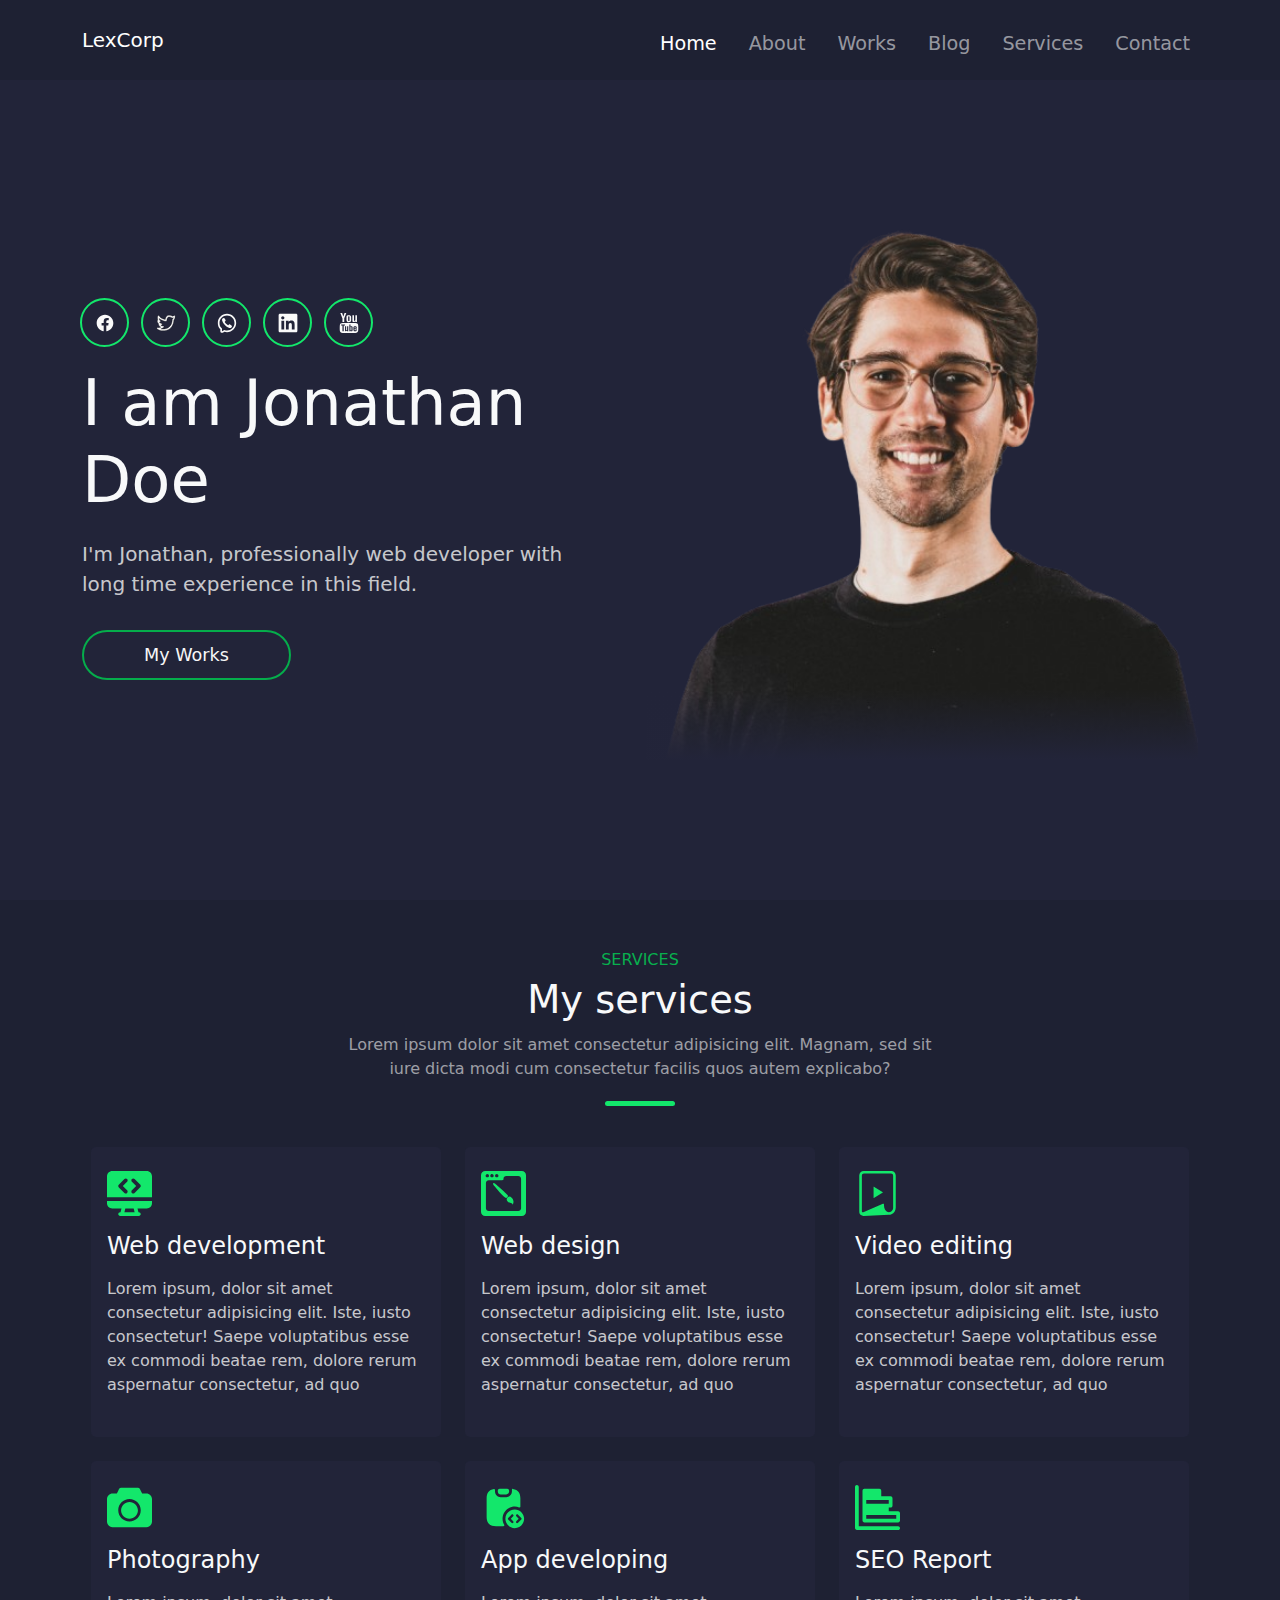
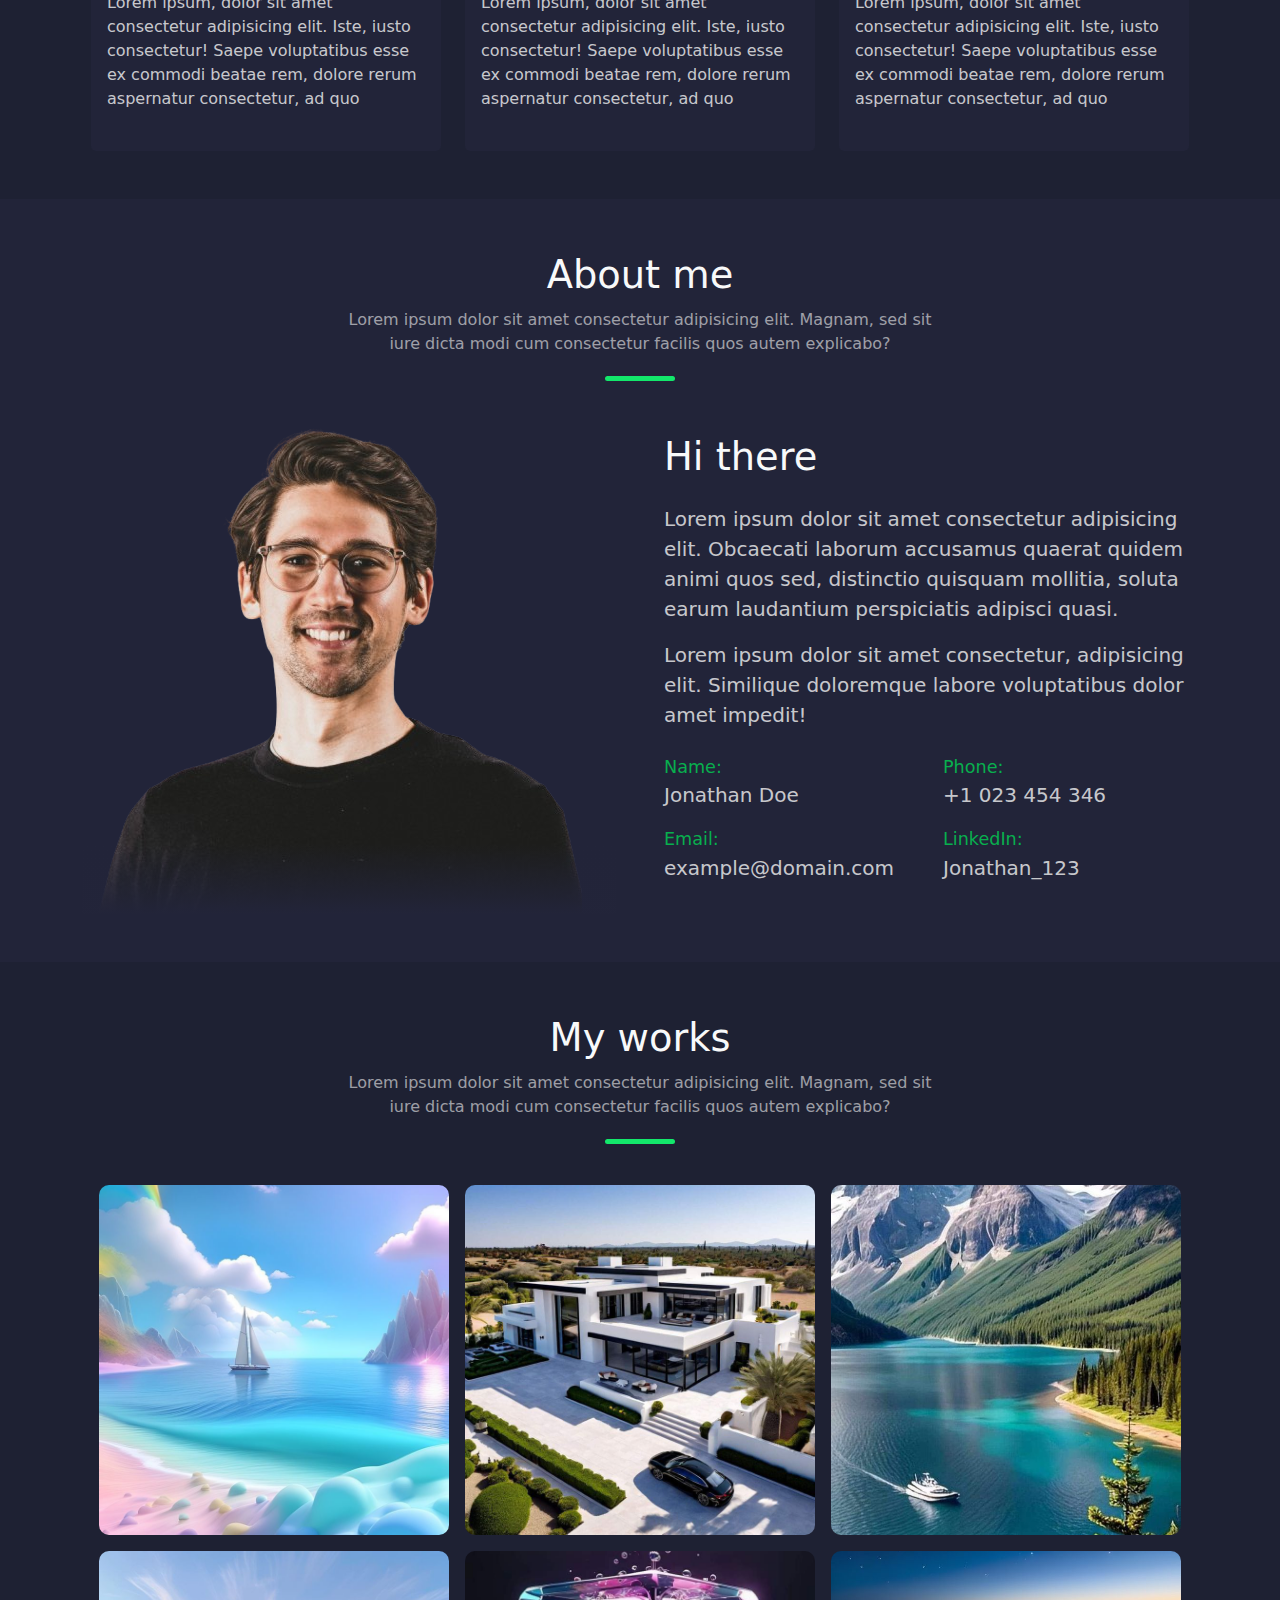
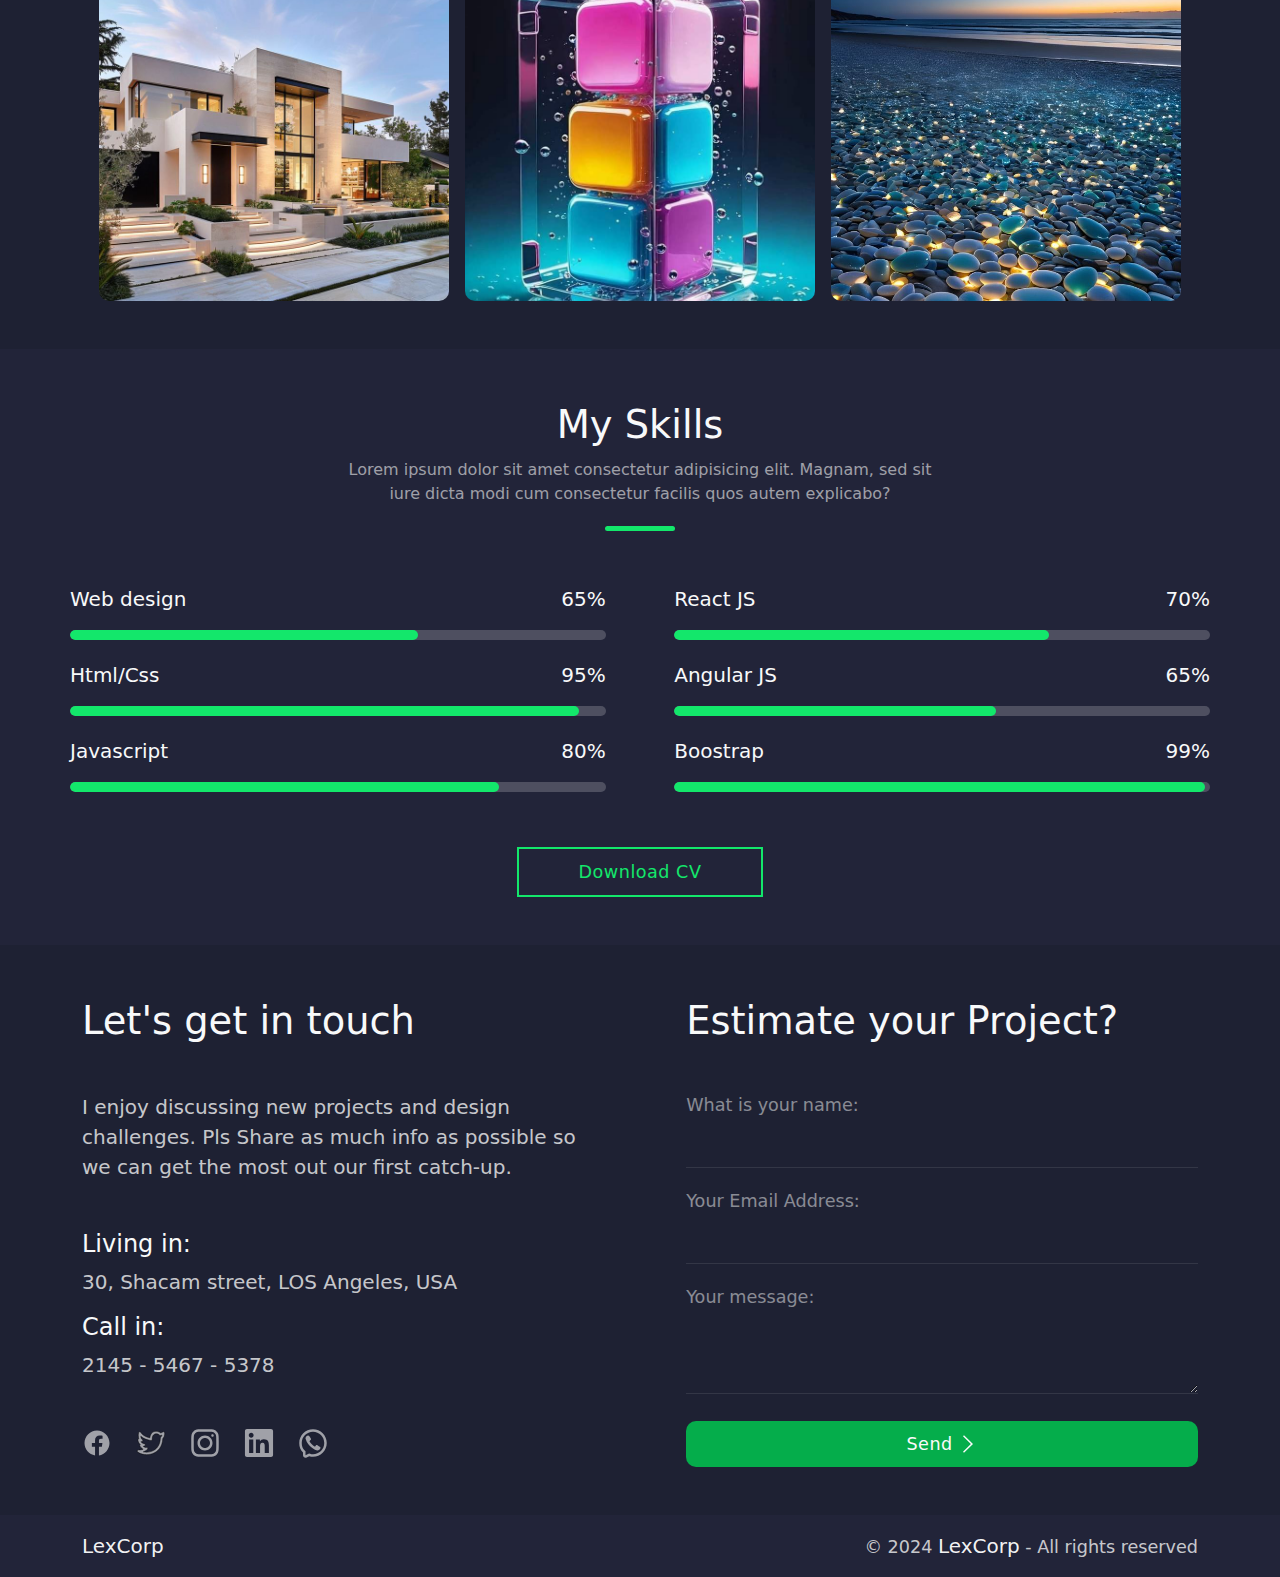
<file: index.html>
<!DOCTYPE html>
<html lang="en">
  <head>
    <meta charset="UTF-8" />
    <meta name="viewport" content="width=device-width, initial-scale=1.0" />
    <link
      href="https://cdn.jsdelivr.net/npm/bootstrap@5.3.3/dist/css/bootstrap.min.css"
      rel="stylesheet"
      integrity="sha384-QWTKZyjpPEjISv5WaRU9OFeRpok6YctnYmDr5pNlyT2bRjXh0JMhjY6hW+ALEwIH"
      crossorigin="anonymous"
    />
    <link rel="stylesheet" href="../style.css" />
    <title>Document</title>
  </head>
  <body>
    <div class="page">
      <nav class="navbar navbar-expand-lg sticky-top" data-bs-theme="dark">
        <div class="container">
          <a class="navbar-brand" href="#">LexCorp</a>
          <button
            class="navbar-toggler"
            type="button"
            data-bs-toggle="collapse"
            data-bs-target="#navMenu"
            aria-controls="navbarSupportedContent"
            aria-expanded="false"
            aria-label="Toggle navigation"
          >
            <span class="navbar-toggler-icon"></span>
          </button>
          <div class="collapse navbar-collapse" id="navMenu">
            <ul class="navbar-nav gap-md-3 ms-auto mt-2 mb-lg-0">
              <li class="nav-item">
                <a class="nav-link active" aria-current="page" href="#">Home</a>
              </li>
              <li class="nav-item">
                <a class="nav-link" href="#About">About</a>
              </li>
              <li class="nav-item">
                <a class="nav-link" href="#Works">Works</a>
              </li>
              <li class="nav-item">
                <a class="nav-link" href="./blog/blog.html">Blog</a>
              </li>
              <li class="nav-item">
                <a class="nav-link" href="#Services">Services</a>
              </li>
              <li class="nav-item">
                <a class="nav-link" href="#Contact">Contact</a>
              </li>
            </ul>
          </div>
        </div>
      </nav>

      <main>
        <!-- Hero Section -->
        <section
          id="Hero"
          class="hero-section text-light p-md-5 d-flex align-items-center"
        >
          <div
            class="container d-lg-flex align-items-center justify-content-between"
          >
            <div class="content-div">
              <div class="social-icons-div d-flex gap-3">
                <a href="#" class="social-icon">
                  <?xml version="1.0" encoding="utf-8"?><!-- Uploaded to: SVG Repo, www.svgrepo.com, Generator: SVG Repo Mixer Tools -->
                  <svg
                    fill="#000000"
                    width="800px"
                    height="800px"
                    viewBox="0 0 24 24"
                    xmlns="http://www.w3.org/2000/svg"
                  >
                    <path
                      d="M12 2.03998C6.5 2.03998 2 6.52998 2 12.06C2 17.06 5.66 21.21 10.44 21.96V14.96H7.9V12.06H10.44V9.84998C10.44 7.33998 11.93 5.95998 14.22 5.95998C15.31 5.95998 16.45 6.14998 16.45 6.14998V8.61998H15.19C13.95 8.61998 13.56 9.38998 13.56 10.18V12.06H16.34L15.89 14.96H13.56V21.96C15.9164 21.5878 18.0622 20.3855 19.6099 18.57C21.1576 16.7546 22.0054 14.4456 22 12.06C22 6.52998 17.5 2.03998 12 2.03998Z"
                    />
                  </svg>
                </a>
                <a href="#" class="social-icon">
                  <!DOCTYPE svg PUBLIC "-//W3C//DTD SVG 1.1//EN" "http://www.w3.org/Graphics/SVG/1.1/DTD/svg11.dtd">

                  <!-- Uploaded to: SVG Repo, www.svgrepo.com, Transformed by: SVG Repo Mixer Tools -->
                  <svg
                    width="800px"
                    height="800px"
                    viewBox="0 0 24 24"
                    fill="none"
                    xmlns="http://www.w3.org/2000/svg"
                    stroke="#000000"
                    stroke-width="0.36"
                  >
                    <g id="SVGRepo_bgCarrier" stroke-width="0" />

                    <g
                      id="SVGRepo_tracerCarrier"
                      stroke-linecap="round"
                      stroke-linejoin="round"
                    />

                    <g id="SVGRepo_iconCarrier">
                      <path
                        fill-rule="evenodd"
                        clip-rule="evenodd"
                        d="M19.7828 3.91825C20.1313 3.83565 20.3743 3.75444 20.5734 3.66915C20.8524 3.54961 21.0837 3.40641 21.4492 3.16524C21.7563 2.96255 22.1499 2.9449 22.4739 3.11928C22.7979 3.29366 23 3.6319 23 3.99986C23 5.08079 22.8653 5.96673 22.5535 6.7464C22.2911 7.40221 21.9225 7.93487 21.4816 8.41968C21.2954 11.7828 20.3219 14.4239 18.8336 16.4248C17.291 18.4987 15.2386 19.8268 13.0751 20.5706C10.9179 21.3121 8.63863 21.4778 6.5967 21.2267C4.56816 20.9773 2.69304 20.3057 1.38605 19.2892C1.02813 19.0108 0.902313 18.5264 1.07951 18.109C1.25671 17.6916 1.69256 17.4457 2.14144 17.5099C3.42741 17.6936 4.6653 17.4012 5.6832 16.9832C5.48282 16.8742 5.29389 16.7562 5.11828 16.6346C4.19075 15.9925 3.4424 15.1208 3.10557 14.4471C2.96618 14.1684 2.96474 13.8405 3.10168 13.5606C3.17232 13.4161 3.27562 13.293 3.40104 13.1991C2.04677 12.0814 1.49999 10.5355 1.49999 9.49986C1.49999 9.19192 1.64187 8.90115 1.88459 8.71165C1.98665 8.63197 2.10175 8.57392 2.22308 8.53896C2.12174 8.24222 2.0431 7.94241 1.98316 7.65216C1.71739 6.3653 1.74098 4.91284 2.02985 3.75733C2.1287 3.36191 2.45764 3.06606 2.86129 3.00952C3.26493 2.95299 3.6625 3.14709 3.86618 3.50014C4.94369 5.36782 6.93116 6.50943 8.78086 7.18568C9.6505 7.50362 10.4559 7.70622 11.0596 7.83078C11.1899 6.61019 11.5307 5.6036 12.0538 4.80411C12.7439 3.74932 13.7064 3.12525 14.74 2.84698C16.5227 2.36708 18.5008 2.91382 19.7828 3.91825ZM10.7484 9.80845C10.0633 9.67087 9.12171 9.43976 8.09412 9.06408C6.7369 8.56789 5.16088 7.79418 3.84072 6.59571C3.86435 6.81625 3.89789 7.03492 3.94183 7.24766C4.16308 8.31899 4.5742 8.91899 4.94721 9.10549C5.40342 9.3336 5.61484 9.8685 5.43787 10.3469C5.19827 10.9946 4.56809 11.0477 3.99551 10.9046C4.45603 11.595 5.28377 12.2834 6.66439 12.5135C7.14057 12.5929 7.49208 13.0011 7.49986 13.4838C7.50765 13.9665 7.16949 14.3858 6.69611 14.4805L5.82565 14.6546C5.95881 14.7703 6.103 14.8838 6.2567 14.9902C6.95362 15.4727 7.65336 15.6808 8.25746 15.5298C8.70991 15.4167 9.18047 15.6313 9.39163 16.0472C9.60278 16.463 9.49846 16.9696 9.14018 17.2681C8.49626 17.8041 7.74425 18.2342 6.99057 18.5911C6.63675 18.7587 6.24134 18.9241 5.8119 19.0697C6.14218 19.1402 6.48586 19.198 6.84078 19.2417C8.61136 19.4594 10.5821 19.3126 12.4249 18.6792C14.2614 18.0479 15.9589 16.9385 17.2289 15.2312C18.497 13.5262 19.382 11.1667 19.5007 7.96291C19.51 7.71067 19.6144 7.47129 19.7929 7.29281C20.2425 6.84316 20.6141 6.32777 20.7969 5.7143C20.477 5.81403 20.1168 5.90035 19.6878 5.98237C19.3623 6.04459 19.0272 5.94156 18.7929 5.70727C18.0284 4.94274 16.5164 4.43998 15.2599 4.77822C14.6686 4.93741 14.1311 5.28203 13.7274 5.89906C13.3153 6.52904 13 7.51045 13 8.9999C13 9.28288 12.8801 9.5526 12.6701 9.74221C12.1721 10.1917 11.334 9.92603 10.7484 9.80845Z"
                        fill="#0F0F0F"
                      />
                    </g>
                  </svg>
                </a>
                <a href="#" class="social-icon">
                  <?xml version="1.0" encoding="utf-8"?><!-- Uploaded to: SVG Repo, www.svgrepo.com, Generator: SVG Repo Mixer Tools -->
                  <svg
                    width="800px"
                    height="800px"
                    viewBox="0 0 24 24"
                    fill="none"
                    xmlns="http://www.w3.org/2000/svg"
                  >
                    <path
                      d="M6.014 8.00613C6.12827 7.1024 7.30277 5.87414 8.23488 6.01043L8.23339 6.00894C9.14051 6.18132 9.85859 7.74261 10.2635 8.44465C10.5504 8.95402 10.3641 9.4701 10.0965 9.68787C9.7355 9.97883 9.17099 10.3803 9.28943 10.7834C9.5 11.5 12 14 13.2296 14.7107C13.695 14.9797 14.0325 14.2702 14.3207 13.9067C14.5301 13.6271 15.0466 13.46 15.5548 13.736C16.3138 14.178 17.0288 14.6917 17.69 15.27C18.0202 15.546 18.0977 15.9539 17.8689 16.385C17.4659 17.1443 16.3003 18.1456 15.4542 17.9421C13.9764 17.5868 8 15.27 6.08033 8.55801C5.97237 8.24048 5.99955 8.12044 6.014 8.00613Z"
                      fill="#0F0F0F"
                    />
                    <path
                      fill-rule="evenodd"
                      clip-rule="evenodd"
                      d="M12 23C10.7764 23 10.0994 22.8687 9 22.5L6.89443 23.5528C5.56462 24.2177 4 23.2507 4 21.7639V19.5C1.84655 17.492 1 15.1767 1 12C1 5.92487 5.92487 1 12 1C18.0751 1 23 5.92487 23 12C23 18.0751 18.0751 23 12 23ZM6 18.6303L5.36395 18.0372C3.69087 16.4772 3 14.7331 3 12C3 7.02944 7.02944 3 12 3C16.9706 3 21 7.02944 21 12C21 16.9706 16.9706 21 12 21C11.0143 21 10.552 20.911 9.63595 20.6038L8.84847 20.3397L6 21.7639V18.6303Z"
                      fill="#0F0F0F"
                    />
                  </svg>
                </a>
                <a href="#" class="social-icon">
                  <?xml version="1.0" encoding="utf-8"?>
                  <!-- Uploaded to: SVG Repo, www.svgrepo.com, Generator: SVG Repo Mixer Tools -->
                  <svg
                    fill="#000000"
                    width="800px"
                    height="800px"
                    viewBox="0 0 32 32"
                    version="1.1"
                    xmlns="http://www.w3.org/2000/svg"
                  >
                    <title>linkedin</title>
                    <path
                      d="M28.778 1.004h-25.56c-0.008-0-0.017-0-0.027-0-1.199 0-2.172 0.964-2.186 2.159v25.672c0.014 1.196 0.987 2.161 2.186 2.161 0.010 0 0.019-0 0.029-0h25.555c0.008 0 0.018 0 0.028 0 1.2 0 2.175-0.963 2.194-2.159l0-0.002v-25.67c-0.019-1.197-0.994-2.161-2.195-2.161-0.010 0-0.019 0-0.029 0h0.001zM9.9 26.562h-4.454v-14.311h4.454zM7.674 10.293c-1.425 0-2.579-1.155-2.579-2.579s1.155-2.579 2.579-2.579c1.424 0 2.579 1.154 2.579 2.578v0c0 0.001 0 0.002 0 0.004 0 1.423-1.154 2.577-2.577 2.577-0.001 0-0.002 0-0.003 0h0zM26.556 26.562h-4.441v-6.959c0-1.66-0.034-3.795-2.314-3.795-2.316 0-2.669 1.806-2.669 3.673v7.082h-4.441v-14.311h4.266v1.951h0.058c0.828-1.395 2.326-2.315 4.039-2.315 0.061 0 0.121 0.001 0.181 0.003l-0.009-0c4.5 0 5.332 2.962 5.332 6.817v7.855z"
                    ></path>
                  </svg>
                </a>
                <a href="#" class="social-icon">
                  <?xml version="1.0" encoding="iso-8859-1"?>
                  <!DOCTYPE svg PUBLIC "-//W3C//DTD SVG 1.1//EN" "http://www.w3.org/Graphics/SVG/1.1/DTD/svg11.dtd">
                  <!-- Uploaded to: SVG Repo, www.svgrepo.com, Generator: SVG Repo Mixer Tools -->
                  <svg
                    fill="#000000"
                    version="1.1"
                    xmlns="http://www.w3.org/2000/svg"
                    xmlns:xlink="http://www.w3.org/1999/xlink"
                    width="800px"
                    height="800px"
                    viewBox="0 0 512 512"
                    xml:space="preserve"
                  >
                    <g id="7935ec95c421cee6d86eb22ecd1368a9">
                      <path
                        style="display: inline"
                        d="M34.354,0.5h45.959l29.604,91.096h2.863L141.013,0.5h46.353l-53.107,133.338v94.589H88.641V138.08
      L34.354,0.5z M192.193,98.657c0-13.374,5.495-24.003,16.493-31.938c10.984-7.934,25.749-11.901,44.3-11.901
      c16.893,0,30.728,4.192,41.506,12.55c10.805,8.358,16.193,19.112,16.193,32.287v89.2c0,14.771-5.301,26.373-15.868,34.782
      c-10.579,8.408-25.151,12.625-43.684,12.625c-17.859,0-32.143-4.342-42.866-13.024c-10.709-8.683-16.074-20.36-16.074-35.057
      V98.657z M234.205,191.424c0,4.766,1.44,8.409,4.354,11.029c2.907,2.595,7.055,3.867,12.451,3.867c5.532,0,9.93-1.297,13.18-3.942
      c3.256-2.669,4.891-6.313,4.891-10.954V97.359c0-3.768-1.672-6.812-4.99-9.132c-3.318-2.321-7.679-3.494-13.081-3.494
      c-4.972,0-9.027,1.173-12.133,3.494c-3.119,2.32-4.672,5.364-4.672,9.132V191.424z M459.992,57.588v172.711h-40.883v-19.063
      c-7.547,7.037-15.381,12.375-23.541,16.069c-8.146,3.643-16.068,5.489-23.729,5.489c-9.455,0-16.592-2.57-21.383-7.71
      c-4.791-5.141-7.186-12.85-7.186-23.13V57.588h40.895v132.39c0,4.117,0.861,7.061,2.57,8.907c1.723,1.822,4.492,2.745,8.322,2.745
      c3.018,0,6.824-1.223,11.4-3.643c4.604-2.42,8.82-5.514,12.65-9.282V57.588H459.992z M421.68,363.262
      c-2.008-2.221-5.203-3.368-9.594-3.368c-4.59,0-7.883,1.147-9.879,3.368c-1.996,2.245-2.994,5.963-2.994,11.153v10.754h25.473
      v-10.754C424.686,369.225,423.688,365.507,421.68,363.262z M300.855,444.228c2.195,0.898,4.516,1.322,6.961,1.322
      c3.543,0,6.113-0.849,7.785-2.595c1.67-1.722,2.494-4.591,2.494-8.533v-62.178c0-4.191-1.023-7.36-3.068-9.531
      c-2.059-2.171-5.064-3.244-8.957-3.244c-2.059,0-4.092,0.399-6.102,1.198c-2.008,0.823-3.991,2.096-5.95,3.792v75.402
      C296.364,441.907,298.646,443.354,300.855,444.228z M490.496,312.587c0-29.941-30.754-54.219-68.654-54.219
      c-54.068-1.822-109.396-2.62-165.842-2.521c-56.427-0.1-111.756,0.698-165.843,2.521c-37.881,0-68.633,24.277-68.633,54.219
      c-2.277,23.678-3.263,47.381-3.175,71.085c-0.087,23.703,0.898,47.406,3.175,71.11c0,29.916,30.752,54.192,68.633,54.192
      c54.087,1.797,109.416,2.596,165.843,2.521c56.446,0.075,111.774-0.724,165.842-2.521c37.9,0,68.654-24.276,68.654-54.192
      c2.27-23.704,3.254-47.407,3.154-71.11C493.75,359.968,492.766,336.265,490.496,312.587z M121.251,463.465v1.797H88.778v-1.797
      V321.644H55.182v-1.771v-22.605v-1.771h99.672v1.771v22.605v1.771h-33.603V463.465z M236.768,341.33v122.135v1.797h-28.831v-1.797
      v-11.901c-5.327,5.064-10.848,8.882-16.592,11.527c-5.757,2.619-11.334,3.942-16.748,3.942c-6.662,0-11.684-1.847-15.065-5.515
      c-3.387-3.692-5.078-9.231-5.078-16.617v-1.797V341.33v-1.772h28.844v1.772v93.216c0,2.92,0.599,5.065,1.802,6.363
      c1.217,1.322,3.175,1.971,5.876,1.971c2.127,0,4.803-0.873,8.047-2.595c3.231-1.747,6.2-3.967,8.914-6.662V341.33v-1.772h28.831
      V341.33z M347.775,370.847v66.943v1.797c0,8.808-2.258,15.544-6.773,20.235c-4.518,4.641-11.055,6.986-19.588,6.986
      c-5.639,0-10.652-0.898-15.07-2.695c-4.428-1.821-8.532-4.616-12.325-8.384v7.735v1.797h-29.105v-1.797V297.267v-1.771h29.105
      v1.771v52.297c3.893-3.793,8.009-6.662,12.376-8.608c4.379-1.971,8.809-2.969,13.273-2.969c9.107,0,16.094,2.645,20.896,7.935
      c4.803,5.289,7.211,12.999,7.211,23.13V370.847z M454.365,374.64v29.767v1.797h-55.152v21.581c0,6.513,0.947,11.029,2.844,13.549
      c1.908,2.521,5.152,3.793,9.742,3.793c4.779,0,8.135-1.073,10.043-3.219c1.896-2.121,2.844-6.837,2.844-14.123v-6.811v-1.796h29.68
      v1.796v7.51v1.796c0,12.7-3.605,22.257-10.84,28.694c-7.225,6.438-18.016,9.631-32.375,9.631c-12.912,0-23.066-3.418-30.49-10.229
      c-7.41-6.812-11.127-16.193-11.127-28.096v-1.796V374.64v-1.771c0-10.754,4.078-19.512,12.213-26.299
      c8.146-6.762,18.689-10.155,31.588-10.155c13.199,0,23.328,3.144,30.416,9.406c7.061,6.264,10.615,15.296,10.615,27.048V374.64z"
                      ></path>
                    </g>
                  </svg>
                </a>
              </div>

              <h2 class="hero-head-text">I am Jonathan Doe</h2>
              <p class="hero lead">
                I'm Jonathan, professionally web developer with long time
                experience in this field.
              </p>
              <div class="hero-cta">
                <a class="work-cta-link" href="#Works">My Works</a>
              </div>
              <!-- <img src="../img/HTML5 Templates _ HTML5 Website Templates _ TemplateMonster.jpeg" alt=""> -->
            </div>

            <div class="hero banner-div">
              <img
                class="hero img-fluid"
                src="../img/banner-3.png"
                alt="A guy on a black shirt wearing an earpod "
              />
            </div>
          </div>
        </section>
        <!-- END Hero Section -->

        <!-- Services Section -->
        <section id="Services" class="services-section text-light p-md-5">
          <div class="container">
            <div class="head-div text-center">
              <span class="head-highlight-span">SERVICES</span>
              <h3 class="section-sub-head">My services</h3>
              <p class="section-sub-text mac-light-text">
                Lorem ipsum dolor sit amet consectetur adipisicing elit. Magnam,
                sed sit iure dicta modi cum consectetur facilis quos autem
                explicabo?
              </p>
              <span class="highlight-line"></span>
            </div>

            <div
              class="services-container row gap-4 justify-content-center mt-4"
            >
              <div class="service-box col-md-3 py-4 px-3">
                <span class="service-icon">
                  <?xml version="1.0" encoding="iso-8859-1"?>
                  <!-- Uploaded to: SVG Repo, www.svgrepo.com, Generator: SVG Repo Mixer Tools -->
                  <svg
                    fill="#000000"
                    height="90px"
                    width="90px"
                    version="1.1"
                    id="Layer_1"
                    xmlns="http://www.w3.org/2000/svg"
                    xmlns:xlink="http://www.w3.org/1999/xlink"
                    viewBox="0 0 512.004 512.004"
                    xml:space="preserve"
                  >
                    <g>
                      <g>
                        <g>
                          <path
                            d="M452.463,0.002H59.546c-32.832,0-59.541,26.709-59.541,59.52v239.147h512V59.522
				C512.004,26.711,485.295,0.002,452.463,0.002z M228.442,219.586c8.32,8.341,8.32,21.845-0.043,30.165
				c-4.139,4.16-9.6,6.251-15.061,6.251c-5.461,0-10.944-2.091-15.104-6.251l-63.168-63.296c-2.283-2.069-4.139-4.651-5.397-7.616
				c-3.285-7.979-1.515-17.152,4.587-23.253l64-64c8.341-8.341,21.824-8.341,30.165,0c8.341,8.341,8.341,21.824,0,30.165
				l-48.875,48.875L228.442,219.586z M377.754,185.751l-64,64c-4.16,4.16-9.621,6.251-15.083,6.251
				c-5.461,0-10.923-2.091-15.083-6.251c-8.341-8.341-8.341-21.824,0-30.165l48.875-48.875l-48.896-48.96
				c-8.32-8.341-8.32-21.845,0.043-30.187c8.299-8.299,21.824-8.32,30.165,0.021l63.168,63.296c2.283,2.069,4.139,4.651,5.397,7.616
				C385.626,170.477,383.855,179.65,377.754,185.751z"
                          />
                          <path
                            d="M0,367.127c0,32.832,26.709,59.541,59.541,59.541h105.152l-10.667,42.667h-4.693c-11.776,0-21.333,9.557-21.333,21.333
				s9.557,21.333,21.333,21.333h21.333h170.667h21.333c11.797,0,21.333-9.557,21.333-21.333s-9.536-21.333-21.333-21.333h-4.672
				l-10.667-42.667h105.131c32.832,0,59.541-26.709,59.541-59.541v-25.792H0V367.127z M208.683,426.669h94.656l10.667,42.667
				H198.016L208.683,426.669z"
                          />
                        </g>
                      </g>
                    </g>
                  </svg>
                </span>
                <h4 class="my-3">Web development</h4>
                <p>
                  Lorem ipsum, dolor sit amet consectetur adipisicing elit.
                  Iste, iusto consectetur! Saepe voluptatibus esse ex commodi
                  beatae rem, dolore rerum aspernatur consectetur, ad quo
                </p>
              </div>

              <div class="service-box col-md-3 py-4 px-3">
                <span class="service-icon">
                  <?xml version="1.0" encoding="iso-8859-1"?>
                  <!-- Uploaded to: SVG Repo, www.svgrepo.com, Generator: SVG Repo Mixer Tools -->
                  <!DOCTYPE svg PUBLIC "-//W3C//DTD SVG 1.1//EN" "http://www.w3.org/Graphics/SVG/1.1/DTD/svg11.dtd">
                  <svg
                    fill="#000000"
                    version="1.1"
                    id="Capa_1"
                    xmlns="http://www.w3.org/2000/svg"
                    xmlns:xlink="http://www.w3.org/1999/xlink"
                    width="90px"
                    height="90px"
                    viewBox="0 0 71.68 71.68"
                    xml:space="preserve"
                  >
                    <g>
                      <g>
                        <path
                          d="M42.336,42.336c-1.792,1.793-2.24,3.809,0.446,6.496c2.688,2.688,7.394,1.119,7.616,4.928
			c2.688-4.256,1.119-8.512-1.566-11.199C46.145,39.871,43.904,40.545,42.336,42.336z"
                        />
                        <path
                          d="M42.111,41.664c0.896-0.896,1.121-2.24,0.226-3.359c-1.345-2.017-20.16-18.369-20.16-18.369
			c-0.896-0.896-2.24-1.119-2.688-0.447c-0.447,0.447-0.224,1.791,0.448,2.688c0,0,12.768,15.681,18.368,20.161
			c1.12,0.672,2.465,0.672,3.36-0.227L42.111,41.664z"
                        />
                        <path
                          d="M64.96,0H6.72C2.911,0,0,2.912,0,6.72v58.239c0,3.809,2.911,6.721,6.72,6.721h58.24c3.808,0,6.72-2.912,6.72-6.721V6.72
			C71.68,2.912,68.768,0,64.96,0z M25.088,4.704c1.344,0,2.688,1.12,2.688,2.688c0,1.567-1.12,2.688-2.688,2.688
			c-1.345,0-2.688-1.12-2.688-2.688S23.52,4.704,25.088,4.704z M17.472,4.704c1.344,0,2.688,1.12,2.688,2.688
			c0,1.567-1.119,2.688-2.688,2.688c-1.569,0-2.688-1.12-2.688-2.688C14.783,5.824,16.128,4.704,17.472,4.704z M10.08,4.704
			c1.344,0,2.688,1.12,2.688,2.688c0,1.567-1.12,2.688-2.688,2.688S7.392,8.96,7.392,7.392S8.736,4.704,10.08,4.704z M63.84,59.359
			c0,2.466-2.017,4.48-4.48,4.48H12.32c-2.464,0-4.479-2.016-4.479-4.48V19.04c0-2.464,2.016-4.479,4.479-4.479h19.04
			c4.256,0,4.48,0,4.48-2.24c0-2.912,2.016-4.479,4.479-4.479h19.041c2.465,0,4.479,2.016,4.479,4.479L63.84,59.359L63.84,59.359z"
                        />
                      </g>
                    </g>
                  </svg>
                </span>
                <h4 class="my-3">Web design</h4>
                <p>
                  Lorem ipsum, dolor sit amet consectetur adipisicing elit.
                  Iste, iusto consectetur! Saepe voluptatibus esse ex commodi
                  beatae rem, dolore rerum aspernatur consectetur, ad quo
                </p>
              </div>

              <div class="service-box col-md-3 py-4 px-3">
                <span class="service-icon">
                  <?xml version="1.0" encoding="utf-8"?>

                  <!DOCTYPE svg PUBLIC "-//W3C//DTD SVG 1.1//EN" "http://www.w3.org/Graphics/SVG/1.1/DTD/svg11.dtd">
                  <!-- Uploaded to: SVG Repo, www.svgrepo.com, Generator: SVG Repo Mixer Tools -->
                  <svg
                    height="100px"
                    width="100px"
                    version="1.1"
                    id="_x32_"
                    xmlns="http://www.w3.org/2000/svg"
                    xmlns:xlink="http://www.w3.org/1999/xlink"
                    viewBox="0 0 512 512"
                    xml:space="preserve"
                  >
                    <style type="text/css">
                      .st0 {
                        fill: #000000;
                      }
                    </style>
                    <g>
                      <path
                        class="st0"
                        d="M412.61,0H99.383C71.261,0,48.466,22.796,48.466,50.917v413.164c0,13.108,5.37,25.649,14.856,34.687
		c9.501,9.045,22.281,13.81,35.374,13.175l286.226-13.84v-0.008c10.651-0.09,20.869-2.285,30.168-6.222
		c14.252-6.028,26.329-16.066,34.882-28.719c8.552-12.645,13.564-27.987,13.564-44.367V50.917C463.534,22.796,440.732,0,412.61,0z
		 M433.949,418.788c-0.007,6.916-1.397,13.415-3.906,19.36c-3.764,8.904-10.098,16.537-18.046,21.9
		c-7.947,5.37-17.44,8.478-27.793,8.485c-6.512-0.008-12.958-1.562-19.151-4.698c-9.254-4.705-17.978-13.056-24.498-25.306
		c-6.506-12.234-10.763-28.36-10.771-48.184v-8.828c0-3.025-1.516-5.841-4.041-7.506c-2.524-1.658-5.722-1.942-8.493-0.74
		l-222.476,95.86c-3.704,1.591-7.962,1.224-11.33-0.994c-3.368-2.218-5.393-5.983-5.393-10.009V53.546
		c0-13.235,10.726-23.961,23.954-23.961h307.976c13.235,0,23.968,10.726,23.968,23.961V418.788z"
                      />
                      <path
                        class="st0"
                        d="M214.99,180.403c-0.754-0.434-1.666-0.456-2.42-0.038c-0.762,0.418-1.195,1.21-1.195,2.084v60.686v60.709
		c0,0.874,0.433,1.651,1.195,2.062c0.754,0.44,1.666,0.418,2.42,0l101.67-60.725c0.724-0.433,1.157-1.21,1.157-2.047
		c0-0.829-0.433-1.628-1.157-2.039L214.99,180.403z"
                      />
                    </g>
                  </svg>
                </span>
                <h4 class="my-3">Video editing</h4>
                <p>
                  Lorem ipsum, dolor sit amet consectetur adipisicing elit.
                  Iste, iusto consectetur! Saepe voluptatibus esse ex commodi
                  beatae rem, dolore rerum aspernatur consectetur, ad quo
                </p>
              </div>

              <div class="service-box col-md-3 py-4 px-3">
                <span class="service-icon">
                  <?xml version="1.0" encoding="UTF-8" standalone="no"?>
                  <!-- Uploaded to: SVG Repo, www.svgrepo.com, Generator: SVG Repo Mixer Tools -->
                  <svg
                    width="100px"
                    height="100px"
                    viewBox="0 -2 32 32"
                    version="1.1"
                    xmlns="http://www.w3.org/2000/svg"
                    xmlns:xlink="http://www.w3.org/1999/xlink"
                    xmlns:sketch="http://www.bohemiancoding.com/sketch/ns"
                  >
                    <title>camera</title>
                    <desc>Created with Sketch Beta.</desc>
                    <defs></defs>
                    <g
                      id="Page-1"
                      stroke="none"
                      stroke-width="1"
                      fill="none"
                      fill-rule="evenodd"
                      sketch:type="MSPage"
                    >
                      <g
                        id="Icon-Set-Filled"
                        sketch:type="MSLayerGroup"
                        transform="translate(-258.000000, -467.000000)"
                        fill="#000000"
                      >
                        <path
                          d="M286,471 L283,471 L282,469 C281.411,467.837 281.104,467 280,467 L268,467 C266.896,467 266.53,467.954 266,469 L265,471 L262,471 C259.791,471 258,472.791 258,475 L258,491 C258,493.209 259.791,495 262,495 L286,495 C288.209,495 290,493.209 290,491 L290,475 C290,472.791 288.209,471 286,471 Z M274,491 C269.582,491 266,487.418 266,483 C266,478.582 269.582,475 274,475 C278.418,475 282,478.582 282,483 C282,487.418 278.418,491 274,491 Z M274,477 C270.687,477 268,479.687 268,483 C268,486.313 270.687,489 274,489 C277.313,489 280,486.313 280,483 C280,479.687 277.313,477 274,477 L274,477 Z"
                          id="camera"
                          sketch:type="MSShapeGroup"
                        ></path>
                      </g>
                    </g>
                  </svg>
                </span>
                <h4 class="my-3">Photography</h4>
                <p>
                  Lorem ipsum, dolor sit amet consectetur adipisicing elit.
                  Iste, iusto consectetur! Saepe voluptatibus esse ex commodi
                  beatae rem, dolore rerum aspernatur consectetur, ad quo
                </p>
              </div>

              <div class="service-box col-md-3 py-4 px-3">
                <span class="service-icon">
                  <?xml version="1.0" encoding="utf-8"?><!-- Uploaded to: SVG Repo, www.svgrepo.com, Generator: SVG Repo Mixer Tools -->
                  <svg
                    width="100px"
                    height="100px"
                    viewBox="0 0 24 24"
                    fill="none"
                    xmlns="http://www.w3.org/2000/svg"
                  >
                    <path
                      d="M18 13C15.24 13 13 15.24 13 18C13 20.76 15.24 23 18 23C20.76 23 23 20.76 23 18C23 15.24 20.76 13 18 13ZM17.16 19.27C17.41 19.52 17.41 19.93 17.16 20.19C17.03 20.32 16.87 20.38 16.7 20.38C16.53 20.38 16.37 20.32 16.24 20.19L14.51 18.46C14.26 18.21 14.26 17.8 14.51 17.54L16.24 15.81C16.49 15.56 16.9 15.56 17.16 15.81C17.41 16.06 17.41 16.47 17.16 16.73L15.89 18L17.16 19.27ZM21.48 18.46L19.75 20.19C19.62 20.32 19.46 20.38 19.29 20.38C19.12 20.38 18.96 20.32 18.83 20.19C18.58 19.94 18.58 19.53 18.83 19.27L20.11 18L18.84 16.73C18.59 16.48 18.59 16.07 18.84 15.81C19.09 15.56 19.5 15.56 19.76 15.81L21.49 17.54C21.73 17.8 21.73 18.2 21.48 18.46Z"
                      fill="#292D32"
                    />
                    <path
                      d="M21 7.00078V11.4708C21 11.8208 20.66 12.0608 20.34 11.9408C19.23 11.5108 17.99 11.3708 16.69 11.6308C14.09 12.1508 12.02 14.2808 11.59 16.9008C11.33 18.5008 11.65 20.0108 12.38 21.2408C12.58 21.5808 12.34 22.0008 11.95 22.0008H8C4.5 22.0008 3 20.0008 3 17.0008V7.00078C3 4.34078 4.18 2.47078 6.89 2.08078C7.18 2.04078 7.44 2.27078 7.45 2.57078L7.48 3.58078C7.51 5.18078 8.86 6.50078 10.48 6.50078H13.5C15.15 6.50078 16.5 5.15078 16.5 3.50078V2.57078C16.5 2.27078 16.76 2.03078 17.05 2.07078C19.8 2.44078 21 4.32078 21 7.00078Z"
                      fill="#292D32"
                    />
                    <path
                      d="M14.9996 3V3.5C14.9996 4.32 14.3196 5 13.4996 5H10.4696C9.65963 5 8.98963 4.35 8.96963 3.54L8.95963 3.03C8.93963 2.46 9.38963 2 9.95963 2H13.9996C14.5496 2 14.9996 2.45 14.9996 3Z"
                      fill="#292D32"
                    />
                  </svg>
                </span>
                <h4 class="my-3">App developing</h4>
                <p>
                  Lorem ipsum, dolor sit amet consectetur adipisicing elit.
                  Iste, iusto consectetur! Saepe voluptatibus esse ex commodi
                  beatae rem, dolore rerum aspernatur consectetur, ad quo
                </p>
              </div>

              <div class="service-box col-md-3 py-4 px-3">
                <span class="service-icon">
                  <?xml version="1.0" encoding="iso-8859-1"?>
                  <!-- Uploaded to: SVG Repo, www.svgrepo.com, Generator: SVG Repo Mixer Tools -->
                  <svg
                    fill="#000000"
                    height="100px"
                    width="100px"
                    version="1.1"
                    id="Layer_1"
                    xmlns="http://www.w3.org/2000/svg"
                    xmlns:xlink="http://www.w3.org/1999/xlink"
                    viewBox="0 0 512 512"
                    xml:space="preserve"
                  >
                    <g>
                      <g>
                        <g>
                          <path
                            d="M490.667,469.333h-448v-448C42.667,9.557,33.131,0,21.333,0C9.536,0,0,9.557,0,21.333v469.333
                            C0,502.443,9.536,512,21.333,512h469.333c11.797,0,21.333-9.557,21.333-21.333S502.464,469.333,490.667,469.333z"
                          />
                          <path
                            d="M490.667,298.667H384V256h21.333c11.797,0,21.333-9.557,21.333-21.333v-85.333c0-11.776-9.536-21.333-21.333-21.333
                            H298.667V64c0-11.776-9.536-21.333-21.333-21.333H106.667c-11.797,0-21.333,9.557-21.333,21.333v85.333v85.333V320v85.333
                            c0,11.776,9.536,21.333,21.333,21.333h384c11.797,0,21.333-9.557,21.333-21.333V320C512,308.224,502.464,298.667,490.667,298.667
                            z M128,170.667h149.333H384v42.667h-21.333H128V170.667z M469.333,384H128v-42.667h234.667h106.667V384z"
                          />
                        </g>
                      </g>
                    </g>
                  </svg>
                </span>
                <h4 class="my-3">SEO Report</h4>
                <p>
                  Lorem ipsum, dolor sit amet consectetur adipisicing elit.
                  Iste, iusto consectetur! Saepe voluptatibus esse ex commodi
                  beatae rem, dolore rerum aspernatur consectetur, ad quo
                </p>
              </div>
            </div>
          </div>
        </section>
        <!--END Services Section -->

        <!-- About Section -->
        <section id="About" class="about-section text-light p-md-5 bg-main">
          <div class="container">
            <div class="head-div text-center">
              <h3 class="section-sub-head">About me</h3>
              <p class="section-sub-text mac-light-text">
                Lorem ipsum dolor sit amet consectetur adipisicing elit. Magnam,
                sed sit iure dicta modi cum consectetur facilis quos autem
                explicabo?
              </p>
              <span class="highlight-line"></span>
            </div>

            <div
              class="about-content-wrapper mt-3 gap-5 d-md-flex align-items-center justify-content-between"
            >
              <div class="banner-div">
                <img
                  class="img-fluid"
                  src="../img/banner-3.png"
                  alt="A picture of a man wearing a glass and a black shirt"
                />
              </div>
              <div class="content-div">
                <h3 class="section-sub-head">Hi there</h3>
                <div class="my-4">
                  <p class="lead">
                    Lorem ipsum dolor sit amet consectetur adipisicing elit.
                    Obcaecati laborum accusamus quaerat quidem animi quos sed,
                    distinctio quisquam mollitia, soluta earum laudantium
                    perspiciatis adipisci quasi.
                  </p>
                  <p class="lead">
                    Lorem ipsum dolor sit amet consectetur, adipisicing elit.
                    Similique doloremque labore voluptatibus dolor amet impedit!
                  </p>
                </div>
                <div class="row justify-content-between align-items-center">
                  <div class="col-md about-info-div">
                    <span class="info-headline-span">Name:</span>
                    <p class="lead">Jonathan Doe</p>
                  </div>

                  <div class="col-md about-info-div">
                    <span class="info-headline-span">Phone:</span>
                    <p class="lead">+1 023 454 346</p>
                  </div>
                </div>

                <div class="row">
                  <div class="col-md about-info-div">
                    <span class="info-headline-span">Email:</span>
                    <p class="lead">example@domain.com</p>
                  </div>

                  <div class="col-md about-info-div">
                    <span class="info-headline-span">LinkedIn:</span>
                    <p class="lead">Jonathan_123</p>
                  </div>
                </div>
              </div>
            </div>
          </div>
        </section>
        <!-- END About Section -->

        <!-- Projects Section -->
        <section
          id="Works"
          class="project-section dark-bg-main p-md-5 text-light"
        >
          <div class="container">
            <div class="head-div text-center">
              <h3 class="section-sub-head">My works</h3>
              <p class="section-sub-text mac-light-text">
                Lorem ipsum dolor sit amet consectetur adipisicing elit. Magnam,
                sed sit iure dicta modi cum consectetur facilis quos autem
                explicabo?
              </p>
              <span class="highlight-line"></span>
            </div>

            <div
              class="projects-items-container row gap-3 justify-content-center mt-4"
            >
              <div class="project-item col-md-3 p-none">
                <img class="img-fluid" src="../img/bg-11.jpeg" alt="" />
              </div>

              <div class="project-item col-md-3 p-none">
                <img class="img-fluid" src="../img/bg-5.jpg" alt="" />
              </div>

              <div class="project-item col-md-3 p-none">
                <img class="img-fluid" src="../img/bg-10.jpeg" alt="" />
              </div>

              <div class="project-item col-md-3 p-none">
                <img class="img-fluid" src="../img/bg-7.jpeg" alt="" />
              </div>

              <div class="project-item col-md-3 p-none">
                <img class="img-fluid" src="../img/bg-8.jpeg" alt="" />
              </div>

              <div class="project-item col-md-3 p-none">
                <img class="img-fluid" src="../img/bg-9.jpeg" alt="" />
              </div>

              <!-- <div class="project-item col-md-3 p-none">
                <img class="img-fluid" src="../img/bg-10.jpeg" alt="" />
              </div> -->
            </div>
          </div>
        </section>
        <!-- END Projects Section -->

        <!-- Projects Section -->
        <section id="Skills" class="skills-section bg-main text-light p-md-5">
          <div class="container">
            <div class="head-div text-center">
              <h3 class="section-sub-head">My Skills</h3>
              <p class="section-sub-text mac-light-text">
                Lorem ipsum dolor sit amet consectetur adipisicing elit. Magnam,
                sed sit iure dicta modi cum consectetur facilis quos autem
                explicabo?
              </p>
              <span class="highlight-line"></span>
            </div>

            <div
              class="skills-items-container row gap-md-3 justify-content-between mt-3"
            >
              <div class="col-md-5 p-none">
                <div class="skills-item">
                  <div
                    class="d-flex align-items-center justify-content-between"
                  >
                    <span class="lead">Web design</span>
                    <span class="lead">65%</span>
                  </div>

                  <div class="progress mt-3">
                    <div class="progress-bar"></div>
                  </div>
                </div>

                <div class="skills-item html">
                  <div
                    class="d-flex align-items-center justify-content-between"
                  >
                    <span class="lead">Html/Css</span>
                    <span class="lead">95%</span>
                  </div>

                  <div class="progress mt-3">
                    <div class="progress-bar"></div>
                  </div>
                </div>

                <div class="skills-item js">
                  <div
                    class="d-flex align-items-center justify-content-between"
                  >
                    <span class="lead">Javascript</span>
                    <span class="lead">80%</span>
                  </div>

                  <div class="progress mt-3">
                    <div class="progress-bar"></div>
                  </div>
                </div>
              </div>

              <div class="col-md-5 p-none">
                <div class="skills-item react">
                  <div
                    class="d-flex align-items-center justify-content-between"
                  >
                    <span class="lead">React JS</span>
                    <span class="lead">70%</span>
                  </div>

                  <div class="progress mt-3">
                    <div class="progress-bar"></div>
                  </div>
                </div>

                <div class="skills-item angular">
                  <div
                    class="d-flex align-items-center justify-content-between"
                  >
                    <span class="lead">Angular JS</span>
                    <span class="lead">65%</span>
                  </div>

                  <div class="progress mt-3">
                    <div class="progress-bar"></div>
                  </div>
                </div>

                <div class="skills-item boostrap">
                  <div
                    class="d-flex align-items-center justify-content-between"
                  >
                    <span class="lead">Boostrap</span>
                    <span class="lead">99%</span>
                  </div>

                  <div class="progress mt-3">
                    <div class="progress-bar"></div>
                  </div>
                </div>
              </div>
            </div>

            <a href="#" class="download-btn">Download CV</a>
          </div>
        </section>
        <!-- END Projects Section -->

        <!-- Resume Section -->
        <!-- <section class="resume-section "></section> -->
        <!-- END Resume Section -->

        <!-- Contact Section -->
        <section
          id="Contact"
          class="contact-section dark-bg-main text-light p-md-5"
        >
          <div class="container">
            <div class="row gap-3 justify-content-between">
              <div class="col-md-5 contact-content-div">
                <h3 class="section-sub-head">Let's get in touch</h3>
                <p class="lead mt-5">
                  I enjoy discussing new projects and design challenges. Pls
                  Share as much info as possible so we can get the most out our
                  first catch-up.
                </p>

                <div class="mt-5 contact-content-details-container">
                  <div>
                    <h5>Living in:</h5>
                    <p class="lead">30, Shacam street, LOS Angeles, USA</p>
                  </div>

                  <div>
                    <h5>Call in:</h5>
                    <p class="lead">2145 - 5467 - 5378</p>
                  </div>
                </div>

                <div class="contact-social-container d-flex gap-4 mt-5">
                  <a href="#" class="span-icon">
                    <?xml version="1.0" encoding="utf-8"?><!-- Uploaded to: SVG Repo, www.svgrepo.com, Generator: SVG Repo Mixer Tools -->
                    <svg
                      fill="#000000"
                      width="800px"
                      height="800px"
                      viewBox="0 0 24 24"
                      xmlns="http://www.w3.org/2000/svg"
                    >
                      <path
                        d="M12 2.03998C6.5 2.03998 2 6.52998 2 12.06C2 17.06 5.66 21.21 10.44 21.96V14.96H7.9V12.06H10.44V9.84998C10.44 7.33998 11.93 5.95998 14.22 5.95998C15.31 5.95998 16.45 6.14998 16.45 6.14998V8.61998H15.19C13.95 8.61998 13.56 9.38998 13.56 10.18V12.06H16.34L15.89 14.96H13.56V21.96C15.9164 21.5878 18.0622 20.3855 19.6099 18.57C21.1576 16.7546 22.0054 14.4456 22 12.06C22 6.52998 17.5 2.03998 12 2.03998Z"
                      />
                    </svg>
                  </a>

                  <a href="#" class="span-icon">
                    <!DOCTYPE svg PUBLIC "-//W3C//DTD SVG 1.1//EN" "http://www.w3.org/Graphics/SVG/1.1/DTD/svg11.dtd">
                    <!-- Uploaded to: SVG Repo, www.svgrepo.com, Transformed by: SVG Repo Mixer Tools -->
                    <svg
                      width="800px"
                      height="800px"
                      viewBox="0 0 24 24"
                      fill="none"
                      xmlns="http://www.w3.org/2000/svg"
                      stroke="#000000"
                      stroke-width="0.36"
                    >
                      <g id="SVGRepo_bgCarrier" stroke-width="0" />
                      <g
                        id="SVGRepo_tracerCarrier"
                        stroke-linecap="round"
                        stroke-linejoin="round"
                      />
                      <g id="SVGRepo_iconCarrier">
                        <path
                          fill-rule="evenodd"
                          clip-rule="evenodd"
                          d="M19.7828 3.91825C20.1313 3.83565 20.3743 3.75444 20.5734 3.66915C20.8524 3.54961 21.0837 3.40641 21.4492 3.16524C21.7563 2.96255 22.1499 2.9449 22.4739 3.11928C22.7979 3.29366 23 3.6319 23 3.99986C23 5.08079 22.8653 5.96673 22.5535 6.7464C22.2911 7.40221 21.9225 7.93487 21.4816 8.41968C21.2954 11.7828 20.3219 14.4239 18.8336 16.4248C17.291 18.4987 15.2386 19.8268 13.0751 20.5706C10.9179 21.3121 8.63863 21.4778 6.5967 21.2267C4.56816 20.9773 2.69304 20.3057 1.38605 19.2892C1.02813 19.0108 0.902313 18.5264 1.07951 18.109C1.25671 17.6916 1.69256 17.4457 2.14144 17.5099C3.42741 17.6936 4.6653 17.4012 5.6832 16.9832C5.48282 16.8742 5.29389 16.7562 5.11828 16.6346C4.19075 15.9925 3.4424 15.1208 3.10557 14.4471C2.96618 14.1684 2.96474 13.8405 3.10168 13.5606C3.17232 13.4161 3.27562 13.293 3.40104 13.1991C2.04677 12.0814 1.49999 10.5355 1.49999 9.49986C1.49999 9.19192 1.64187 8.90115 1.88459 8.71165C1.98665 8.63197 2.10175 8.57392 2.22308 8.53896C2.12174 8.24222 2.0431 7.94241 1.98316 7.65216C1.71739 6.3653 1.74098 4.91284 2.02985 3.75733C2.1287 3.36191 2.45764 3.06606 2.86129 3.00952C3.26493 2.95299 3.6625 3.14709 3.86618 3.50014C4.94369 5.36782 6.93116 6.50943 8.78086 7.18568C9.6505 7.50362 10.4559 7.70622 11.0596 7.83078C11.1899 6.61019 11.5307 5.6036 12.0538 4.80411C12.7439 3.74932 13.7064 3.12525 14.74 2.84698C16.5227 2.36708 18.5008 2.91382 19.7828 3.91825ZM10.7484 9.80845C10.0633 9.67087 9.12171 9.43976 8.09412 9.06408C6.7369 8.56789 5.16088 7.79418 3.84072 6.59571C3.86435 6.81625 3.89789 7.03492 3.94183 7.24766C4.16308 8.31899 4.5742 8.91899 4.94721 9.10549C5.40342 9.3336 5.61484 9.8685 5.43787 10.3469C5.19827 10.9946 4.56809 11.0477 3.99551 10.9046C4.45603 11.595 5.28377 12.2834 6.66439 12.5135C7.14057 12.5929 7.49208 13.0011 7.49986 13.4838C7.50765 13.9665 7.16949 14.3858 6.69611 14.4805L5.82565 14.6546C5.95881 14.7703 6.103 14.8838 6.2567 14.9902C6.95362 15.4727 7.65336 15.6808 8.25746 15.5298C8.70991 15.4167 9.18047 15.6313 9.39163 16.0472C9.60278 16.463 9.49846 16.9696 9.14018 17.2681C8.49626 17.8041 7.74425 18.2342 6.99057 18.5911C6.63675 18.7587 6.24134 18.9241 5.8119 19.0697C6.14218 19.1402 6.48586 19.198 6.84078 19.2417C8.61136 19.4594 10.5821 19.3126 12.4249 18.6792C14.2614 18.0479 15.9589 16.9385 17.2289 15.2312C18.497 13.5262 19.382 11.1667 19.5007 7.96291C19.51 7.71067 19.6144 7.47129 19.7929 7.29281C20.2425 6.84316 20.6141 6.32777 20.7969 5.7143C20.477 5.81403 20.1168 5.90035 19.6878 5.98237C19.3623 6.04459 19.0272 5.94156 18.7929 5.70727C18.0284 4.94274 16.5164 4.43998 15.2599 4.77822C14.6686 4.93741 14.1311 5.28203 13.7274 5.89906C13.3153 6.52904 13 7.51045 13 8.9999C13 9.28288 12.8801 9.5526 12.6701 9.74221C12.1721 10.1917 11.334 9.92603 10.7484 9.80845Z"
                          fill="#0F0F0F"
                        />
                      </g>
                    </svg>
                  </a>

                  <a href="#" class="span-icon">
                    <?xml version="1.0" encoding="utf-8"?><!-- Uploaded to: SVG Repo, www.svgrepo.com, Generator: SVG Repo Mixer Tools -->
                    <svg
                      width="800px"
                      height="800px"
                      viewBox="0 0 24 24"
                      fill="none"
                      xmlns="http://www.w3.org/2000/svg"
                    >
                      <path
                        fill-rule="evenodd"
                        clip-rule="evenodd"
                        d="M12 18C15.3137 18 18 15.3137 18 12C18 8.68629 15.3137 6 12 6C8.68629 6 6 8.68629 6 12C6 15.3137 8.68629 18 12 18ZM12 16C14.2091 16 16 14.2091 16 12C16 9.79086 14.2091 8 12 8C9.79086 8 8 9.79086 8 12C8 14.2091 9.79086 16 12 16Z"
                        fill="#0F0F0F"
                      />
                      <path
                        d="M18 5C17.4477 5 17 5.44772 17 6C17 6.55228 17.4477 7 18 7C18.5523 7 19 6.55228 19 6C19 5.44772 18.5523 5 18 5Z"
                        fill="#0F0F0F"
                      />
                      <path
                        fill-rule="evenodd"
                        clip-rule="evenodd"
                        d="M1.65396 4.27606C1 5.55953 1 7.23969 1 10.6V13.4C1 16.7603 1 18.4405 1.65396 19.7239C2.2292 20.8529 3.14708 21.7708 4.27606 22.346C5.55953 23 7.23969 23 10.6 23H13.4C16.7603 23 18.4405 23 19.7239 22.346C20.8529 21.7708 21.7708 20.8529 22.346 19.7239C23 18.4405 23 16.7603 23 13.4V10.6C23 7.23969 23 5.55953 22.346 4.27606C21.7708 3.14708 20.8529 2.2292 19.7239 1.65396C18.4405 1 16.7603 1 13.4 1H10.6C7.23969 1 5.55953 1 4.27606 1.65396C3.14708 2.2292 2.2292 3.14708 1.65396 4.27606ZM13.4 3H10.6C8.88684 3 7.72225 3.00156 6.82208 3.0751C5.94524 3.14674 5.49684 3.27659 5.18404 3.43597C4.43139 3.81947 3.81947 4.43139 3.43597 5.18404C3.27659 5.49684 3.14674 5.94524 3.0751 6.82208C3.00156 7.72225 3 8.88684 3 10.6V13.4C3 15.1132 3.00156 16.2777 3.0751 17.1779C3.14674 18.0548 3.27659 18.5032 3.43597 18.816C3.81947 19.5686 4.43139 20.1805 5.18404 20.564C5.49684 20.7234 5.94524 20.8533 6.82208 20.9249C7.72225 20.9984 8.88684 21 10.6 21H13.4C15.1132 21 16.2777 20.9984 17.1779 20.9249C18.0548 20.8533 18.5032 20.7234 18.816 20.564C19.5686 20.1805 20.1805 19.5686 20.564 18.816C20.7234 18.5032 20.8533 18.0548 20.9249 17.1779C20.9984 16.2777 21 15.1132 21 13.4V10.6C21 8.88684 20.9984 7.72225 20.9249 6.82208C20.8533 5.94524 20.7234 5.49684 20.564 5.18404C20.1805 4.43139 19.5686 3.81947 18.816 3.43597C18.5032 3.27659 18.0548 3.14674 17.1779 3.0751C16.2777 3.00156 15.1132 3 13.4 3Z"
                        fill="#0F0F0F"
                      />
                    </svg>
                  </a>

                  <a href="#" class="span-icon">
                    <?xml version="1.0" encoding="utf-8"?>
                    <!-- Uploaded to: SVG Repo, www.svgrepo.com, Generator: SVG Repo Mixer Tools -->
                    <svg
                      fill="#000000"
                      width="800px"
                      height="800px"
                      viewBox="0 0 32 32"
                      version="1.1"
                      xmlns="http://www.w3.org/2000/svg"
                    >
                      <title>linkedin</title>
                      <path
                        d="M28.778 1.004h-25.56c-0.008-0-0.017-0-0.027-0-1.199 0-2.172 0.964-2.186 2.159v25.672c0.014 1.196 0.987 2.161 2.186 2.161 0.010 0 0.019-0 0.029-0h25.555c0.008 0 0.018 0 0.028 0 1.2 0 2.175-0.963 2.194-2.159l0-0.002v-25.67c-0.019-1.197-0.994-2.161-2.195-2.161-0.010 0-0.019 0-0.029 0h0.001zM9.9 26.562h-4.454v-14.311h4.454zM7.674 10.293c-1.425 0-2.579-1.155-2.579-2.579s1.155-2.579 2.579-2.579c1.424 0 2.579 1.154 2.579 2.578v0c0 0.001 0 0.002 0 0.004 0 1.423-1.154 2.577-2.577 2.577-0.001 0-0.002 0-0.003 0h0zM26.556 26.562h-4.441v-6.959c0-1.66-0.034-3.795-2.314-3.795-2.316 0-2.669 1.806-2.669 3.673v7.082h-4.441v-14.311h4.266v1.951h0.058c0.828-1.395 2.326-2.315 4.039-2.315 0.061 0 0.121 0.001 0.181 0.003l-0.009-0c4.5 0 5.332 2.962 5.332 6.817v7.855z"
                      ></path>
                    </svg>
                  </a>

                  <a href="#" class="span-icon">
                    <?xml version="1.0" encoding="utf-8"?><!-- Uploaded to: SVG Repo, www.svgrepo.com, Generator: SVG Repo Mixer Tools -->
                    <svg
                      width="800px"
                      height="800px"
                      viewBox="0 0 24 24"
                      fill="none"
                      xmlns="http://www.w3.org/2000/svg"
                    >
                      <path
                        d="M6.014 8.00613C6.12827 7.1024 7.30277 5.87414 8.23488 6.01043L8.23339 6.00894C9.14051 6.18132 9.85859 7.74261 10.2635 8.44465C10.5504 8.95402 10.3641 9.4701 10.0965 9.68787C9.7355 9.97883 9.17099 10.3803 9.28943 10.7834C9.5 11.5 12 14 13.2296 14.7107C13.695 14.9797 14.0325 14.2702 14.3207 13.9067C14.5301 13.6271 15.0466 13.46 15.5548 13.736C16.3138 14.178 17.0288 14.6917 17.69 15.27C18.0202 15.546 18.0977 15.9539 17.8689 16.385C17.4659 17.1443 16.3003 18.1456 15.4542 17.9421C13.9764 17.5868 8 15.27 6.08033 8.55801C5.97237 8.24048 5.99955 8.12044 6.014 8.00613Z"
                        fill="#0F0F0F"
                      />
                      <path
                        fill-rule="evenodd"
                        clip-rule="evenodd"
                        d="M12 23C10.7764 23 10.0994 22.8687 9 22.5L6.89443 23.5528C5.56462 24.2177 4 23.2507 4 21.7639V19.5C1.84655 17.492 1 15.1767 1 12C1 5.92487 5.92487 1 12 1C18.0751 1 23 5.92487 23 12C23 18.0751 18.0751 23 12 23ZM6 18.6303L5.36395 18.0372C3.69087 16.4772 3 14.7331 3 12C3 7.02944 7.02944 3 12 3C16.9706 3 21 7.02944 21 12C21 16.9706 16.9706 21 12 21C11.0143 21 10.552 20.911 9.63595 20.6038L8.84847 20.3397L6 21.7639V18.6303Z"
                        fill="#0F0F0F"
                      />
                    </svg>
                  </a>
                </div>
              </div>
              <div class="col-md-5 contact-form-wrapper mt-4 mt-md-0">
                <h3 class="section-sub-head">Estimate your Project?</h3>
                <form class="contact-form mt-5" action="">
                  <div class="input-container">
                    <label for="name-input">What is your name:</label>
                    <input id="name-input" name="name" type="text" />
                  </div>

                  <div class="input-container">
                    <label for="email-input">Your Email Address:</label>
                    <input id="email-input" name="email" type="email" />
                  </div>

                  <div class="input-container">
                    <label for="message-input">Your message:</label>
                    <textarea name="message" id="message-input"></textarea>
                  </div>

                  <button class="submit-btn" type="submit">
                    <span>Send</span>
                    <?xml version="1.0" encoding="utf-8"?>
                    <!-- Uploaded to: SVG Repo, www.svgrepo.com, Generator: SVG Repo Mixer Tools -->
                    <svg
                      width="800px"
                      height="800px"
                      viewBox="0 0 1024 1024"
                      class="icon"
                      version="1.1"
                      xmlns="http://www.w3.org/2000/svg"
                    >
                      <path
                        d="M768 903.232l-50.432 56.768L256 512l461.568-448 50.432 56.768L364.928 512z"
                        fill="#000000"
                      />
                    </svg>
                  </button>
                </form>
              </div>
            </div>
          </div>
        </section>
        <!--END Contact Section -->
      </main>

      <footer
        class=" p-3 bg-main text-light"
      >
        <div class="container d-flex justify-content-between align-items-center">
          <a class="logo-brand" href="#">LexCorp</a>
          <p class="regular-p">
           © 2024 <a class="logo-brand" href="#">LexCorp</a> - All rights
            reserved
          </p>
        </div>
      </footer>
    </div>
    <script
      src="https://cdn.jsdelivr.net/npm/bootstrap@5.3.3/dist/js/bootstrap.bundle.min.js"
      integrity="sha384-YvpcrYf0tY3lHB60NNkmXc5s9fDVZLESaAA55NDzOxhy9GkcIdslK1eN7N6jIeHz"
      crossorigin="anonymous"
    ></script>
  </body>
</html>
</file>
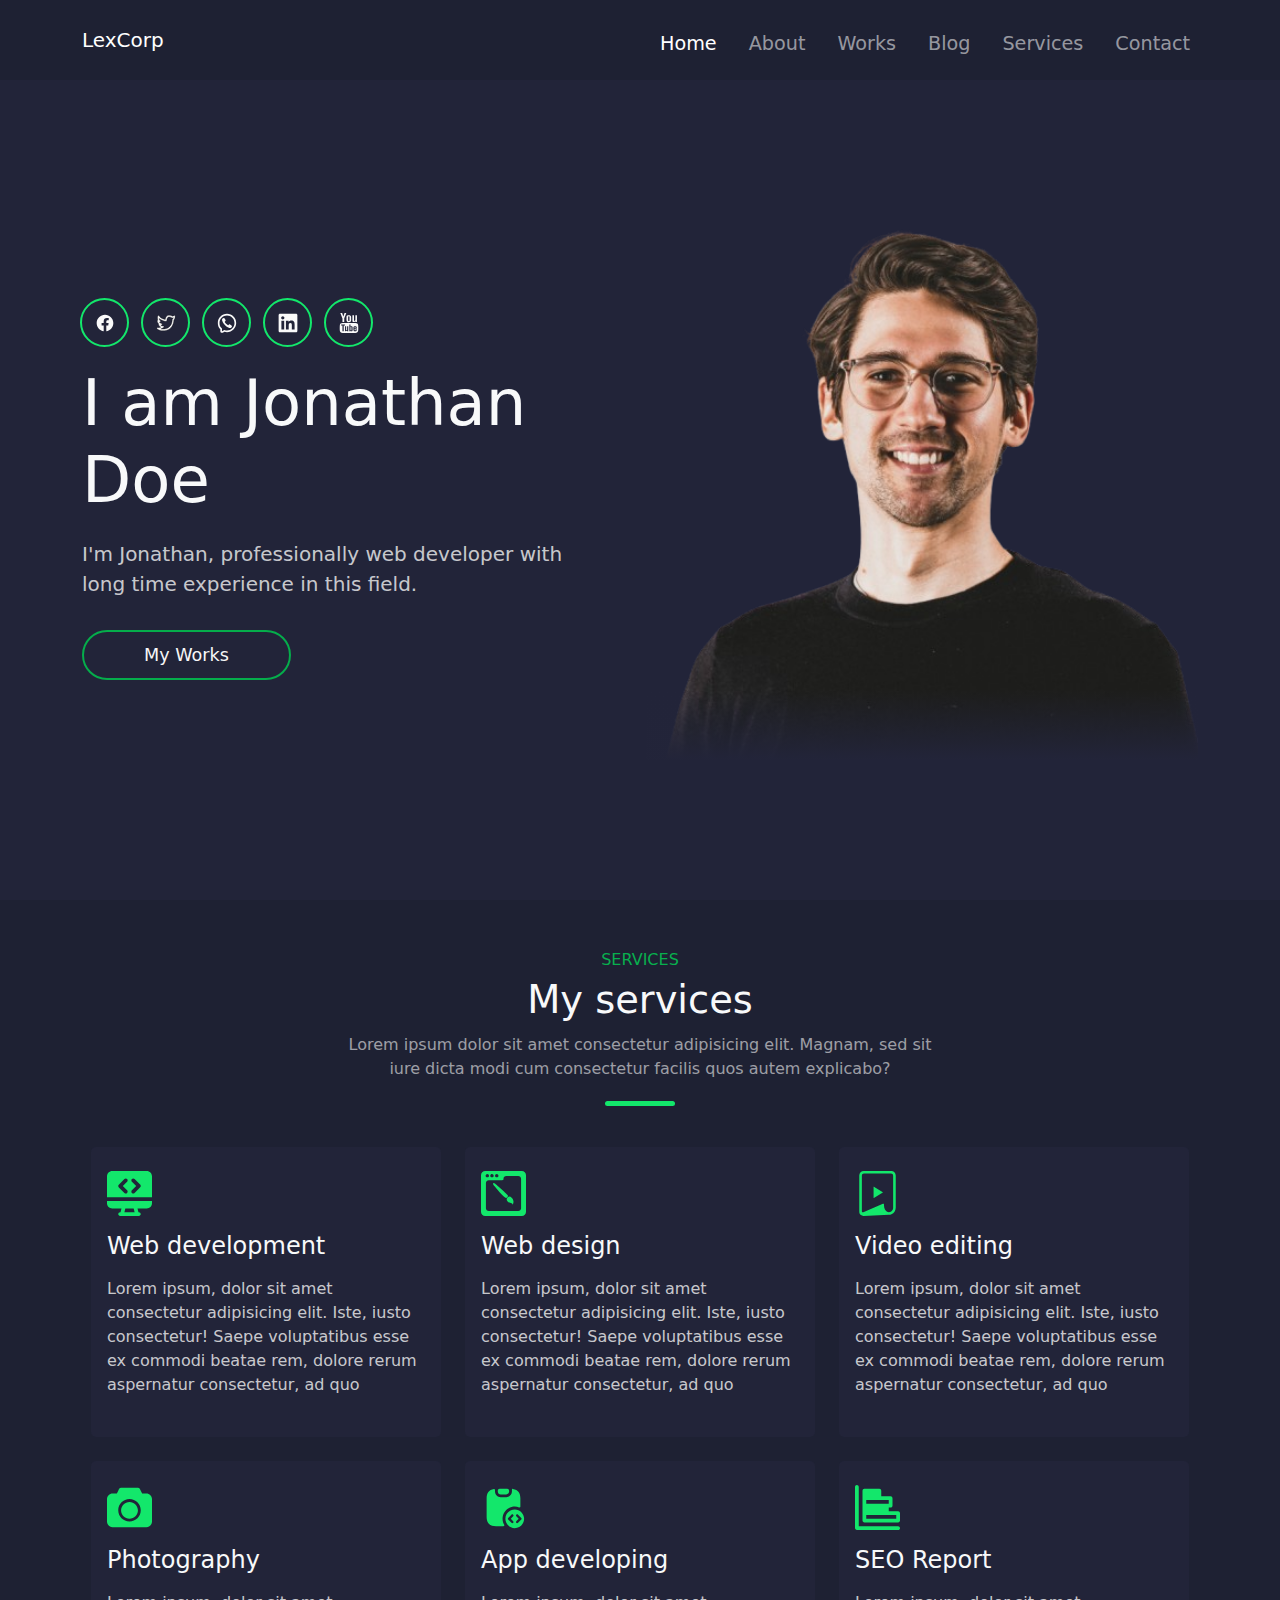
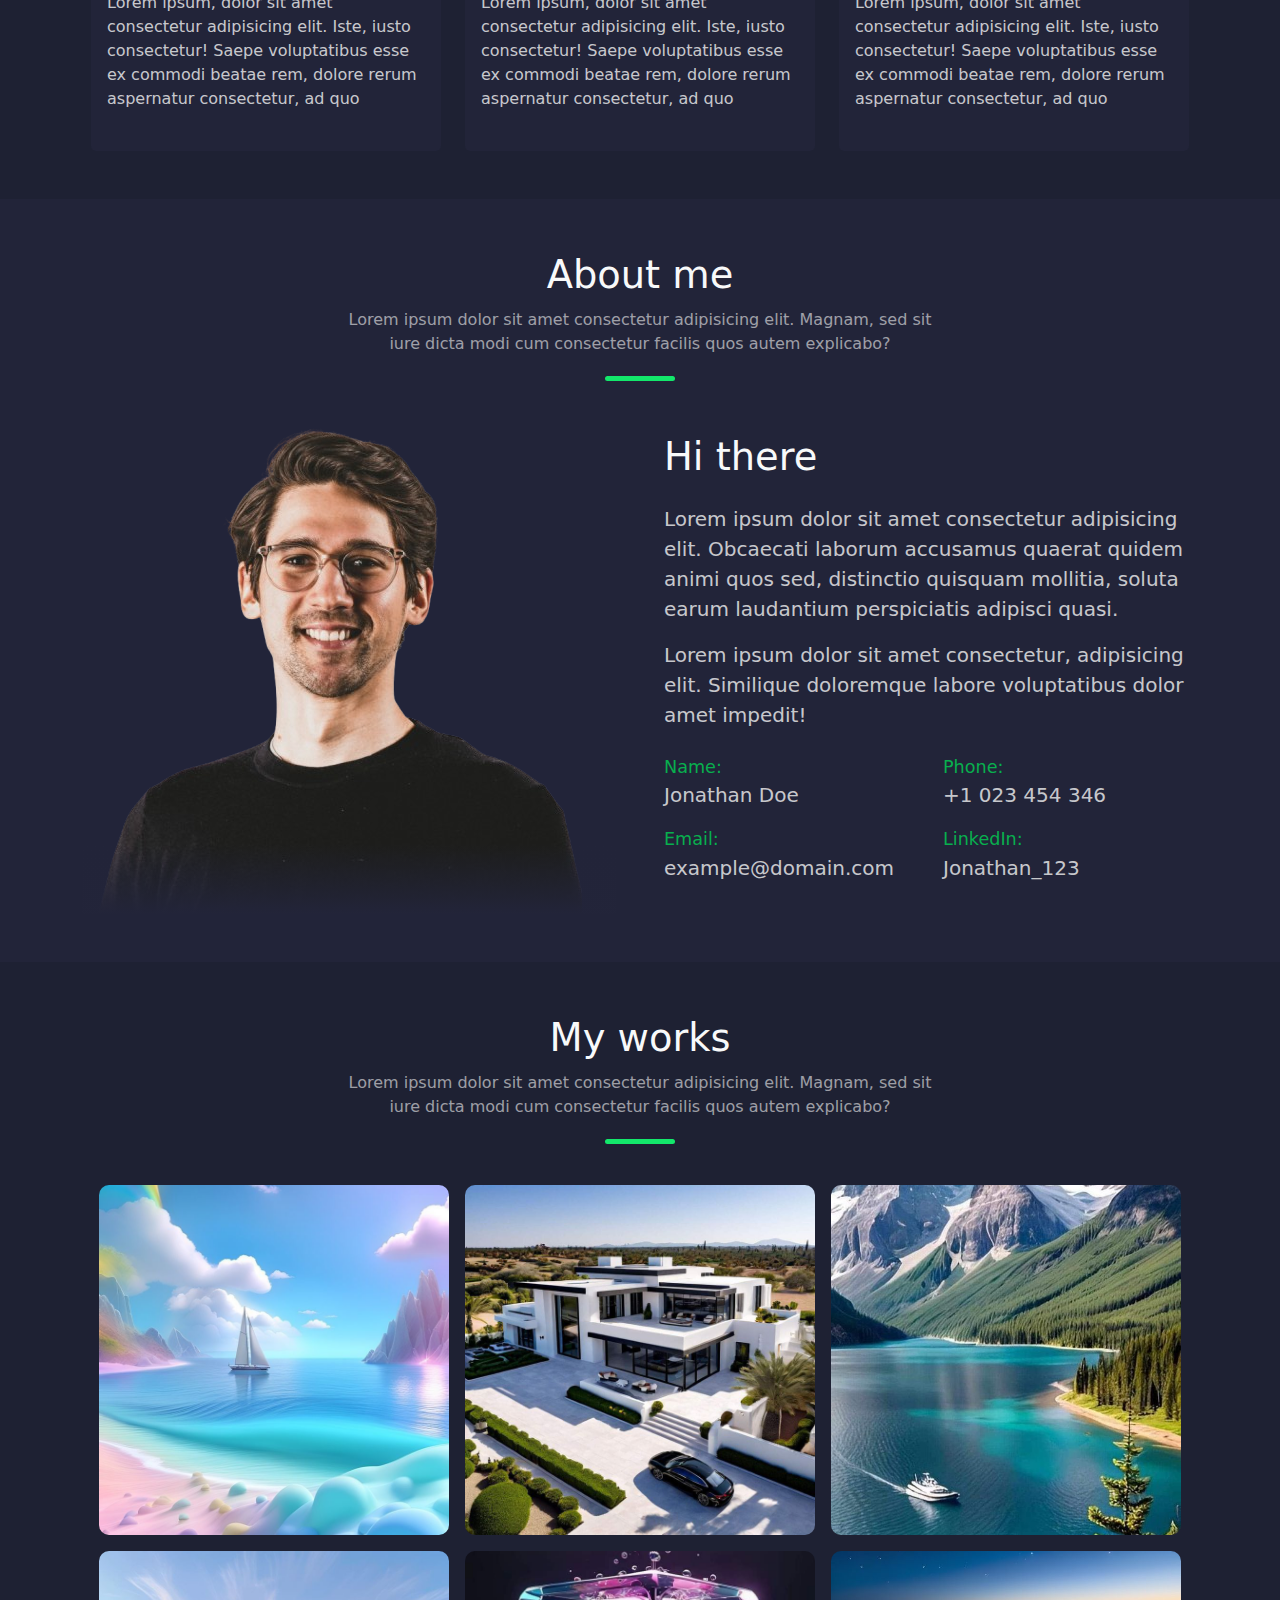
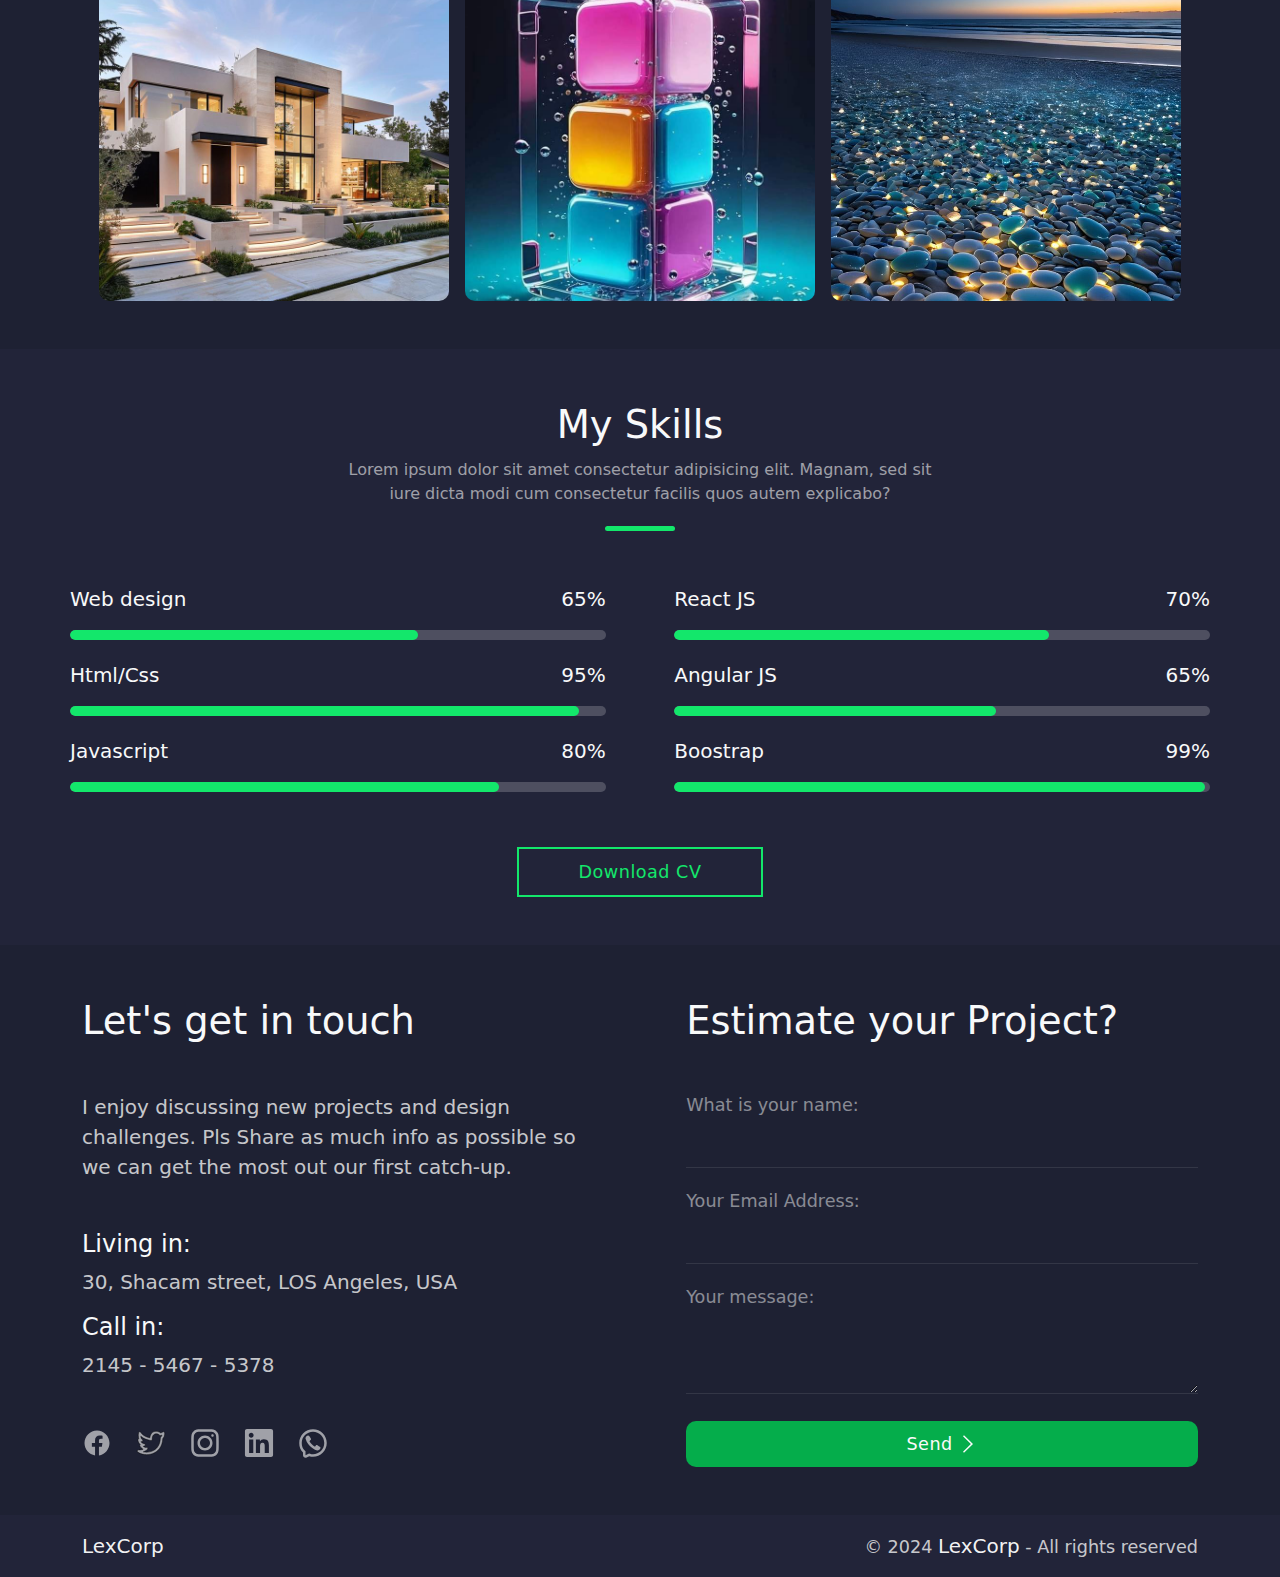
<file: Home/index.html>
<!DOCTYPE html>
<html lang="en">
  <head>
    <meta charset="UTF-8" />
    <meta name="viewport" content="width=device-width, initial-scale=1.0" />
    <link
      href="https://cdn.jsdelivr.net/npm/bootstrap@5.3.3/dist/css/bootstrap.min.css"
      rel="stylesheet"
      integrity="sha384-QWTKZyjpPEjISv5WaRU9OFeRpok6YctnYmDr5pNlyT2bRjXh0JMhjY6hW+ALEwIH"
      crossorigin="anonymous"
    />
    <link rel="stylesheet" href="../style.css" />
    <title>Document</title>
  </head>
  <body>
    <div class="page">
      <nav class="navbar navbar-expand-lg sticky-top" data-bs-theme="dark">
        <div class="container">
          <a class="navbar-brand" href="#">LexCorp</a>
          <button
            class="navbar-toggler"
            type="button"
            data-bs-toggle="collapse"
            data-bs-target="#navMenu"
            aria-controls="navbarSupportedContent"
            aria-expanded="false"
            aria-label="Toggle navigation"
          >
            <span class="navbar-toggler-icon"></span>
          </button>
          <div class="collapse navbar-collapse" id="navMenu">
            <ul class="navbar-nav gap-md-3 ms-auto mt-2 mb-lg-0">
              <li class="nav-item">
                <a class="nav-link active" aria-current="page" href="#">Home</a>
              </li>
              <li class="nav-item">
                <a class="nav-link" href="#About">About</a>
              </li>
              <li class="nav-item">
                <a class="nav-link" href="#Works">Works</a>
              </li>
              <li class="nav-item">
                <a class="nav-link" href="../blog/blog.html">Blog</a>
              </li>
              <li class="nav-item">
                <a class="nav-link" href="#Services">Services</a>
              </li>
              <li class="nav-item">
                <a class="nav-link" href="#Contact">Contact</a>
              </li>
            </ul>
          </div>
        </div>
      </nav>

      <main>
        <!-- Hero Section -->
        <section
          id="Hero"
          class="hero-section text-light p-md-5 d-flex align-items-center"
        >
          <div
            class="container d-lg-flex align-items-center justify-content-between"
          >
            <div class="content-div">
              <div class="social-icons-div d-flex gap-3">
                <a href="#" class="social-icon">
                  <?xml version="1.0" encoding="utf-8"?><!-- Uploaded to: SVG Repo, www.svgrepo.com, Generator: SVG Repo Mixer Tools -->
                  <svg
                    fill="#000000"
                    width="800px"
                    height="800px"
                    viewBox="0 0 24 24"
                    xmlns="http://www.w3.org/2000/svg"
                  >
                    <path
                      d="M12 2.03998C6.5 2.03998 2 6.52998 2 12.06C2 17.06 5.66 21.21 10.44 21.96V14.96H7.9V12.06H10.44V9.84998C10.44 7.33998 11.93 5.95998 14.22 5.95998C15.31 5.95998 16.45 6.14998 16.45 6.14998V8.61998H15.19C13.95 8.61998 13.56 9.38998 13.56 10.18V12.06H16.34L15.89 14.96H13.56V21.96C15.9164 21.5878 18.0622 20.3855 19.6099 18.57C21.1576 16.7546 22.0054 14.4456 22 12.06C22 6.52998 17.5 2.03998 12 2.03998Z"
                    />
                  </svg>
                </a>
                <a href="#" class="social-icon">
                  <!DOCTYPE svg PUBLIC "-//W3C//DTD SVG 1.1//EN" "http://www.w3.org/Graphics/SVG/1.1/DTD/svg11.dtd">

                  <!-- Uploaded to: SVG Repo, www.svgrepo.com, Transformed by: SVG Repo Mixer Tools -->
                  <svg
                    width="800px"
                    height="800px"
                    viewBox="0 0 24 24"
                    fill="none"
                    xmlns="http://www.w3.org/2000/svg"
                    stroke="#000000"
                    stroke-width="0.36"
                  >
                    <g id="SVGRepo_bgCarrier" stroke-width="0" />

                    <g
                      id="SVGRepo_tracerCarrier"
                      stroke-linecap="round"
                      stroke-linejoin="round"
                    />

                    <g id="SVGRepo_iconCarrier">
                      <path
                        fill-rule="evenodd"
                        clip-rule="evenodd"
                        d="M19.7828 3.91825C20.1313 3.83565 20.3743 3.75444 20.5734 3.66915C20.8524 3.54961 21.0837 3.40641 21.4492 3.16524C21.7563 2.96255 22.1499 2.9449 22.4739 3.11928C22.7979 3.29366 23 3.6319 23 3.99986C23 5.08079 22.8653 5.96673 22.5535 6.7464C22.2911 7.40221 21.9225 7.93487 21.4816 8.41968C21.2954 11.7828 20.3219 14.4239 18.8336 16.4248C17.291 18.4987 15.2386 19.8268 13.0751 20.5706C10.9179 21.3121 8.63863 21.4778 6.5967 21.2267C4.56816 20.9773 2.69304 20.3057 1.38605 19.2892C1.02813 19.0108 0.902313 18.5264 1.07951 18.109C1.25671 17.6916 1.69256 17.4457 2.14144 17.5099C3.42741 17.6936 4.6653 17.4012 5.6832 16.9832C5.48282 16.8742 5.29389 16.7562 5.11828 16.6346C4.19075 15.9925 3.4424 15.1208 3.10557 14.4471C2.96618 14.1684 2.96474 13.8405 3.10168 13.5606C3.17232 13.4161 3.27562 13.293 3.40104 13.1991C2.04677 12.0814 1.49999 10.5355 1.49999 9.49986C1.49999 9.19192 1.64187 8.90115 1.88459 8.71165C1.98665 8.63197 2.10175 8.57392 2.22308 8.53896C2.12174 8.24222 2.0431 7.94241 1.98316 7.65216C1.71739 6.3653 1.74098 4.91284 2.02985 3.75733C2.1287 3.36191 2.45764 3.06606 2.86129 3.00952C3.26493 2.95299 3.6625 3.14709 3.86618 3.50014C4.94369 5.36782 6.93116 6.50943 8.78086 7.18568C9.6505 7.50362 10.4559 7.70622 11.0596 7.83078C11.1899 6.61019 11.5307 5.6036 12.0538 4.80411C12.7439 3.74932 13.7064 3.12525 14.74 2.84698C16.5227 2.36708 18.5008 2.91382 19.7828 3.91825ZM10.7484 9.80845C10.0633 9.67087 9.12171 9.43976 8.09412 9.06408C6.7369 8.56789 5.16088 7.79418 3.84072 6.59571C3.86435 6.81625 3.89789 7.03492 3.94183 7.24766C4.16308 8.31899 4.5742 8.91899 4.94721 9.10549C5.40342 9.3336 5.61484 9.8685 5.43787 10.3469C5.19827 10.9946 4.56809 11.0477 3.99551 10.9046C4.45603 11.595 5.28377 12.2834 6.66439 12.5135C7.14057 12.5929 7.49208 13.0011 7.49986 13.4838C7.50765 13.9665 7.16949 14.3858 6.69611 14.4805L5.82565 14.6546C5.95881 14.7703 6.103 14.8838 6.2567 14.9902C6.95362 15.4727 7.65336 15.6808 8.25746 15.5298C8.70991 15.4167 9.18047 15.6313 9.39163 16.0472C9.60278 16.463 9.49846 16.9696 9.14018 17.2681C8.49626 17.8041 7.74425 18.2342 6.99057 18.5911C6.63675 18.7587 6.24134 18.9241 5.8119 19.0697C6.14218 19.1402 6.48586 19.198 6.84078 19.2417C8.61136 19.4594 10.5821 19.3126 12.4249 18.6792C14.2614 18.0479 15.9589 16.9385 17.2289 15.2312C18.497 13.5262 19.382 11.1667 19.5007 7.96291C19.51 7.71067 19.6144 7.47129 19.7929 7.29281C20.2425 6.84316 20.6141 6.32777 20.7969 5.7143C20.477 5.81403 20.1168 5.90035 19.6878 5.98237C19.3623 6.04459 19.0272 5.94156 18.7929 5.70727C18.0284 4.94274 16.5164 4.43998 15.2599 4.77822C14.6686 4.93741 14.1311 5.28203 13.7274 5.89906C13.3153 6.52904 13 7.51045 13 8.9999C13 9.28288 12.8801 9.5526 12.6701 9.74221C12.1721 10.1917 11.334 9.92603 10.7484 9.80845Z"
                        fill="#0F0F0F"
                      />
                    </g>
                  </svg>
                </a>
                <a href="#" class="social-icon">
                  <?xml version="1.0" encoding="utf-8"?><!-- Uploaded to: SVG Repo, www.svgrepo.com, Generator: SVG Repo Mixer Tools -->
                  <svg
                    width="800px"
                    height="800px"
                    viewBox="0 0 24 24"
                    fill="none"
                    xmlns="http://www.w3.org/2000/svg"
                  >
                    <path
                      d="M6.014 8.00613C6.12827 7.1024 7.30277 5.87414 8.23488 6.01043L8.23339 6.00894C9.14051 6.18132 9.85859 7.74261 10.2635 8.44465C10.5504 8.95402 10.3641 9.4701 10.0965 9.68787C9.7355 9.97883 9.17099 10.3803 9.28943 10.7834C9.5 11.5 12 14 13.2296 14.7107C13.695 14.9797 14.0325 14.2702 14.3207 13.9067C14.5301 13.6271 15.0466 13.46 15.5548 13.736C16.3138 14.178 17.0288 14.6917 17.69 15.27C18.0202 15.546 18.0977 15.9539 17.8689 16.385C17.4659 17.1443 16.3003 18.1456 15.4542 17.9421C13.9764 17.5868 8 15.27 6.08033 8.55801C5.97237 8.24048 5.99955 8.12044 6.014 8.00613Z"
                      fill="#0F0F0F"
                    />
                    <path
                      fill-rule="evenodd"
                      clip-rule="evenodd"
                      d="M12 23C10.7764 23 10.0994 22.8687 9 22.5L6.89443 23.5528C5.56462 24.2177 4 23.2507 4 21.7639V19.5C1.84655 17.492 1 15.1767 1 12C1 5.92487 5.92487 1 12 1C18.0751 1 23 5.92487 23 12C23 18.0751 18.0751 23 12 23ZM6 18.6303L5.36395 18.0372C3.69087 16.4772 3 14.7331 3 12C3 7.02944 7.02944 3 12 3C16.9706 3 21 7.02944 21 12C21 16.9706 16.9706 21 12 21C11.0143 21 10.552 20.911 9.63595 20.6038L8.84847 20.3397L6 21.7639V18.6303Z"
                      fill="#0F0F0F"
                    />
                  </svg>
                </a>
                <a href="#" class="social-icon">
                  <?xml version="1.0" encoding="utf-8"?>
                  <!-- Uploaded to: SVG Repo, www.svgrepo.com, Generator: SVG Repo Mixer Tools -->
                  <svg
                    fill="#000000"
                    width="800px"
                    height="800px"
                    viewBox="0 0 32 32"
                    version="1.1"
                    xmlns="http://www.w3.org/2000/svg"
                  >
                    <title>linkedin</title>
                    <path
                      d="M28.778 1.004h-25.56c-0.008-0-0.017-0-0.027-0-1.199 0-2.172 0.964-2.186 2.159v25.672c0.014 1.196 0.987 2.161 2.186 2.161 0.010 0 0.019-0 0.029-0h25.555c0.008 0 0.018 0 0.028 0 1.2 0 2.175-0.963 2.194-2.159l0-0.002v-25.67c-0.019-1.197-0.994-2.161-2.195-2.161-0.010 0-0.019 0-0.029 0h0.001zM9.9 26.562h-4.454v-14.311h4.454zM7.674 10.293c-1.425 0-2.579-1.155-2.579-2.579s1.155-2.579 2.579-2.579c1.424 0 2.579 1.154 2.579 2.578v0c0 0.001 0 0.002 0 0.004 0 1.423-1.154 2.577-2.577 2.577-0.001 0-0.002 0-0.003 0h0zM26.556 26.562h-4.441v-6.959c0-1.66-0.034-3.795-2.314-3.795-2.316 0-2.669 1.806-2.669 3.673v7.082h-4.441v-14.311h4.266v1.951h0.058c0.828-1.395 2.326-2.315 4.039-2.315 0.061 0 0.121 0.001 0.181 0.003l-0.009-0c4.5 0 5.332 2.962 5.332 6.817v7.855z"
                    ></path>
                  </svg>
                </a>
                <a href="#" class="social-icon">
                  <?xml version="1.0" encoding="iso-8859-1"?>
                  <!DOCTYPE svg PUBLIC "-//W3C//DTD SVG 1.1//EN" "http://www.w3.org/Graphics/SVG/1.1/DTD/svg11.dtd">
                  <!-- Uploaded to: SVG Repo, www.svgrepo.com, Generator: SVG Repo Mixer Tools -->
                  <svg
                    fill="#000000"
                    version="1.1"
                    xmlns="http://www.w3.org/2000/svg"
                    xmlns:xlink="http://www.w3.org/1999/xlink"
                    width="800px"
                    height="800px"
                    viewBox="0 0 512 512"
                    xml:space="preserve"
                  >
                    <g id="7935ec95c421cee6d86eb22ecd1368a9">
                      <path
                        style="display: inline"
                        d="M34.354,0.5h45.959l29.604,91.096h2.863L141.013,0.5h46.353l-53.107,133.338v94.589H88.641V138.08
      L34.354,0.5z M192.193,98.657c0-13.374,5.495-24.003,16.493-31.938c10.984-7.934,25.749-11.901,44.3-11.901
      c16.893,0,30.728,4.192,41.506,12.55c10.805,8.358,16.193,19.112,16.193,32.287v89.2c0,14.771-5.301,26.373-15.868,34.782
      c-10.579,8.408-25.151,12.625-43.684,12.625c-17.859,0-32.143-4.342-42.866-13.024c-10.709-8.683-16.074-20.36-16.074-35.057
      V98.657z M234.205,191.424c0,4.766,1.44,8.409,4.354,11.029c2.907,2.595,7.055,3.867,12.451,3.867c5.532,0,9.93-1.297,13.18-3.942
      c3.256-2.669,4.891-6.313,4.891-10.954V97.359c0-3.768-1.672-6.812-4.99-9.132c-3.318-2.321-7.679-3.494-13.081-3.494
      c-4.972,0-9.027,1.173-12.133,3.494c-3.119,2.32-4.672,5.364-4.672,9.132V191.424z M459.992,57.588v172.711h-40.883v-19.063
      c-7.547,7.037-15.381,12.375-23.541,16.069c-8.146,3.643-16.068,5.489-23.729,5.489c-9.455,0-16.592-2.57-21.383-7.71
      c-4.791-5.141-7.186-12.85-7.186-23.13V57.588h40.895v132.39c0,4.117,0.861,7.061,2.57,8.907c1.723,1.822,4.492,2.745,8.322,2.745
      c3.018,0,6.824-1.223,11.4-3.643c4.604-2.42,8.82-5.514,12.65-9.282V57.588H459.992z M421.68,363.262
      c-2.008-2.221-5.203-3.368-9.594-3.368c-4.59,0-7.883,1.147-9.879,3.368c-1.996,2.245-2.994,5.963-2.994,11.153v10.754h25.473
      v-10.754C424.686,369.225,423.688,365.507,421.68,363.262z M300.855,444.228c2.195,0.898,4.516,1.322,6.961,1.322
      c3.543,0,6.113-0.849,7.785-2.595c1.67-1.722,2.494-4.591,2.494-8.533v-62.178c0-4.191-1.023-7.36-3.068-9.531
      c-2.059-2.171-5.064-3.244-8.957-3.244c-2.059,0-4.092,0.399-6.102,1.198c-2.008,0.823-3.991,2.096-5.95,3.792v75.402
      C296.364,441.907,298.646,443.354,300.855,444.228z M490.496,312.587c0-29.941-30.754-54.219-68.654-54.219
      c-54.068-1.822-109.396-2.62-165.842-2.521c-56.427-0.1-111.756,0.698-165.843,2.521c-37.881,0-68.633,24.277-68.633,54.219
      c-2.277,23.678-3.263,47.381-3.175,71.085c-0.087,23.703,0.898,47.406,3.175,71.11c0,29.916,30.752,54.192,68.633,54.192
      c54.087,1.797,109.416,2.596,165.843,2.521c56.446,0.075,111.774-0.724,165.842-2.521c37.9,0,68.654-24.276,68.654-54.192
      c2.27-23.704,3.254-47.407,3.154-71.11C493.75,359.968,492.766,336.265,490.496,312.587z M121.251,463.465v1.797H88.778v-1.797
      V321.644H55.182v-1.771v-22.605v-1.771h99.672v1.771v22.605v1.771h-33.603V463.465z M236.768,341.33v122.135v1.797h-28.831v-1.797
      v-11.901c-5.327,5.064-10.848,8.882-16.592,11.527c-5.757,2.619-11.334,3.942-16.748,3.942c-6.662,0-11.684-1.847-15.065-5.515
      c-3.387-3.692-5.078-9.231-5.078-16.617v-1.797V341.33v-1.772h28.844v1.772v93.216c0,2.92,0.599,5.065,1.802,6.363
      c1.217,1.322,3.175,1.971,5.876,1.971c2.127,0,4.803-0.873,8.047-2.595c3.231-1.747,6.2-3.967,8.914-6.662V341.33v-1.772h28.831
      V341.33z M347.775,370.847v66.943v1.797c0,8.808-2.258,15.544-6.773,20.235c-4.518,4.641-11.055,6.986-19.588,6.986
      c-5.639,0-10.652-0.898-15.07-2.695c-4.428-1.821-8.532-4.616-12.325-8.384v7.735v1.797h-29.105v-1.797V297.267v-1.771h29.105
      v1.771v52.297c3.893-3.793,8.009-6.662,12.376-8.608c4.379-1.971,8.809-2.969,13.273-2.969c9.107,0,16.094,2.645,20.896,7.935
      c4.803,5.289,7.211,12.999,7.211,23.13V370.847z M454.365,374.64v29.767v1.797h-55.152v21.581c0,6.513,0.947,11.029,2.844,13.549
      c1.908,2.521,5.152,3.793,9.742,3.793c4.779,0,8.135-1.073,10.043-3.219c1.896-2.121,2.844-6.837,2.844-14.123v-6.811v-1.796h29.68
      v1.796v7.51v1.796c0,12.7-3.605,22.257-10.84,28.694c-7.225,6.438-18.016,9.631-32.375,9.631c-12.912,0-23.066-3.418-30.49-10.229
      c-7.41-6.812-11.127-16.193-11.127-28.096v-1.796V374.64v-1.771c0-10.754,4.078-19.512,12.213-26.299
      c8.146-6.762,18.689-10.155,31.588-10.155c13.199,0,23.328,3.144,30.416,9.406c7.061,6.264,10.615,15.296,10.615,27.048V374.64z"
                      ></path>
                    </g>
                  </svg>
                </a>
              </div>

              <h2 class="hero-head-text">I am Jonathan Doe</h2>
              <p class="hero lead">
                I'm Jonathan, professionally web developer with long time
                experience in this field.
              </p>
              <div class="hero-cta">
                <a class="work-cta-link" href="#Works">My Works</a>
              </div>
              <!-- <img src="../img/HTML5 Templates _ HTML5 Website Templates _ TemplateMonster.jpeg" alt=""> -->
            </div>

            <div class="hero banner-div">
              <img
                class="hero img-fluid"
                src="../img/banner-3.png"
                alt="A guy on a black shirt wearing an earpod "
              />
            </div>
          </div>
        </section>
        <!-- END Hero Section -->

        <!-- Services Section -->
        <section id="Services" class="services-section text-light p-md-5">
          <div class="container">
            <div class="head-div text-center">
              <span class="head-highlight-span">SERVICES</span>
              <h3 class="section-sub-head">My services</h3>
              <p class="section-sub-text mac-light-text">
                Lorem ipsum dolor sit amet consectetur adipisicing elit. Magnam,
                sed sit iure dicta modi cum consectetur facilis quos autem
                explicabo?
              </p>
              <span class="highlight-line"></span>
            </div>

            <div
              class="services-container row gap-4 justify-content-center mt-4"
            >
              <div class="service-box col-md-3 py-4 px-3">
                <span class="service-icon">
                  <?xml version="1.0" encoding="iso-8859-1"?>
                  <!-- Uploaded to: SVG Repo, www.svgrepo.com, Generator: SVG Repo Mixer Tools -->
                  <svg
                    fill="#000000"
                    height="90px"
                    width="90px"
                    version="1.1"
                    id="Layer_1"
                    xmlns="http://www.w3.org/2000/svg"
                    xmlns:xlink="http://www.w3.org/1999/xlink"
                    viewBox="0 0 512.004 512.004"
                    xml:space="preserve"
                  >
                    <g>
                      <g>
                        <g>
                          <path
                            d="M452.463,0.002H59.546c-32.832,0-59.541,26.709-59.541,59.52v239.147h512V59.522
				C512.004,26.711,485.295,0.002,452.463,0.002z M228.442,219.586c8.32,8.341,8.32,21.845-0.043,30.165
				c-4.139,4.16-9.6,6.251-15.061,6.251c-5.461,0-10.944-2.091-15.104-6.251l-63.168-63.296c-2.283-2.069-4.139-4.651-5.397-7.616
				c-3.285-7.979-1.515-17.152,4.587-23.253l64-64c8.341-8.341,21.824-8.341,30.165,0c8.341,8.341,8.341,21.824,0,30.165
				l-48.875,48.875L228.442,219.586z M377.754,185.751l-64,64c-4.16,4.16-9.621,6.251-15.083,6.251
				c-5.461,0-10.923-2.091-15.083-6.251c-8.341-8.341-8.341-21.824,0-30.165l48.875-48.875l-48.896-48.96
				c-8.32-8.341-8.32-21.845,0.043-30.187c8.299-8.299,21.824-8.32,30.165,0.021l63.168,63.296c2.283,2.069,4.139,4.651,5.397,7.616
				C385.626,170.477,383.855,179.65,377.754,185.751z"
                          />
                          <path
                            d="M0,367.127c0,32.832,26.709,59.541,59.541,59.541h105.152l-10.667,42.667h-4.693c-11.776,0-21.333,9.557-21.333,21.333
				s9.557,21.333,21.333,21.333h21.333h170.667h21.333c11.797,0,21.333-9.557,21.333-21.333s-9.536-21.333-21.333-21.333h-4.672
				l-10.667-42.667h105.131c32.832,0,59.541-26.709,59.541-59.541v-25.792H0V367.127z M208.683,426.669h94.656l10.667,42.667
				H198.016L208.683,426.669z"
                          />
                        </g>
                      </g>
                    </g>
                  </svg>
                </span>
                <h4 class="my-3">Web development</h4>
                <p>
                  Lorem ipsum, dolor sit amet consectetur adipisicing elit.
                  Iste, iusto consectetur! Saepe voluptatibus esse ex commodi
                  beatae rem, dolore rerum aspernatur consectetur, ad quo
                </p>
              </div>

              <div class="service-box col-md-3 py-4 px-3">
                <span class="service-icon">
                  <?xml version="1.0" encoding="iso-8859-1"?>
                  <!-- Uploaded to: SVG Repo, www.svgrepo.com, Generator: SVG Repo Mixer Tools -->
                  <!DOCTYPE svg PUBLIC "-//W3C//DTD SVG 1.1//EN" "http://www.w3.org/Graphics/SVG/1.1/DTD/svg11.dtd">
                  <svg
                    fill="#000000"
                    version="1.1"
                    id="Capa_1"
                    xmlns="http://www.w3.org/2000/svg"
                    xmlns:xlink="http://www.w3.org/1999/xlink"
                    width="90px"
                    height="90px"
                    viewBox="0 0 71.68 71.68"
                    xml:space="preserve"
                  >
                    <g>
                      <g>
                        <path
                          d="M42.336,42.336c-1.792,1.793-2.24,3.809,0.446,6.496c2.688,2.688,7.394,1.119,7.616,4.928
			c2.688-4.256,1.119-8.512-1.566-11.199C46.145,39.871,43.904,40.545,42.336,42.336z"
                        />
                        <path
                          d="M42.111,41.664c0.896-0.896,1.121-2.24,0.226-3.359c-1.345-2.017-20.16-18.369-20.16-18.369
			c-0.896-0.896-2.24-1.119-2.688-0.447c-0.447,0.447-0.224,1.791,0.448,2.688c0,0,12.768,15.681,18.368,20.161
			c1.12,0.672,2.465,0.672,3.36-0.227L42.111,41.664z"
                        />
                        <path
                          d="M64.96,0H6.72C2.911,0,0,2.912,0,6.72v58.239c0,3.809,2.911,6.721,6.72,6.721h58.24c3.808,0,6.72-2.912,6.72-6.721V6.72
			C71.68,2.912,68.768,0,64.96,0z M25.088,4.704c1.344,0,2.688,1.12,2.688,2.688c0,1.567-1.12,2.688-2.688,2.688
			c-1.345,0-2.688-1.12-2.688-2.688S23.52,4.704,25.088,4.704z M17.472,4.704c1.344,0,2.688,1.12,2.688,2.688
			c0,1.567-1.119,2.688-2.688,2.688c-1.569,0-2.688-1.12-2.688-2.688C14.783,5.824,16.128,4.704,17.472,4.704z M10.08,4.704
			c1.344,0,2.688,1.12,2.688,2.688c0,1.567-1.12,2.688-2.688,2.688S7.392,8.96,7.392,7.392S8.736,4.704,10.08,4.704z M63.84,59.359
			c0,2.466-2.017,4.48-4.48,4.48H12.32c-2.464,0-4.479-2.016-4.479-4.48V19.04c0-2.464,2.016-4.479,4.479-4.479h19.04
			c4.256,0,4.48,0,4.48-2.24c0-2.912,2.016-4.479,4.479-4.479h19.041c2.465,0,4.479,2.016,4.479,4.479L63.84,59.359L63.84,59.359z"
                        />
                      </g>
                    </g>
                  </svg>
                </span>
                <h4 class="my-3">Web design</h4>
                <p>
                  Lorem ipsum, dolor sit amet consectetur adipisicing elit.
                  Iste, iusto consectetur! Saepe voluptatibus esse ex commodi
                  beatae rem, dolore rerum aspernatur consectetur, ad quo
                </p>
              </div>

              <div class="service-box col-md-3 py-4 px-3">
                <span class="service-icon">
                  <?xml version="1.0" encoding="utf-8"?>

                  <!DOCTYPE svg PUBLIC "-//W3C//DTD SVG 1.1//EN" "http://www.w3.org/Graphics/SVG/1.1/DTD/svg11.dtd">
                  <!-- Uploaded to: SVG Repo, www.svgrepo.com, Generator: SVG Repo Mixer Tools -->
                  <svg
                    height="100px"
                    width="100px"
                    version="1.1"
                    id="_x32_"
                    xmlns="http://www.w3.org/2000/svg"
                    xmlns:xlink="http://www.w3.org/1999/xlink"
                    viewBox="0 0 512 512"
                    xml:space="preserve"
                  >
                    <style type="text/css">
                      .st0 {
                        fill: #000000;
                      }
                    </style>
                    <g>
                      <path
                        class="st0"
                        d="M412.61,0H99.383C71.261,0,48.466,22.796,48.466,50.917v413.164c0,13.108,5.37,25.649,14.856,34.687
		c9.501,9.045,22.281,13.81,35.374,13.175l286.226-13.84v-0.008c10.651-0.09,20.869-2.285,30.168-6.222
		c14.252-6.028,26.329-16.066,34.882-28.719c8.552-12.645,13.564-27.987,13.564-44.367V50.917C463.534,22.796,440.732,0,412.61,0z
		 M433.949,418.788c-0.007,6.916-1.397,13.415-3.906,19.36c-3.764,8.904-10.098,16.537-18.046,21.9
		c-7.947,5.37-17.44,8.478-27.793,8.485c-6.512-0.008-12.958-1.562-19.151-4.698c-9.254-4.705-17.978-13.056-24.498-25.306
		c-6.506-12.234-10.763-28.36-10.771-48.184v-8.828c0-3.025-1.516-5.841-4.041-7.506c-2.524-1.658-5.722-1.942-8.493-0.74
		l-222.476,95.86c-3.704,1.591-7.962,1.224-11.33-0.994c-3.368-2.218-5.393-5.983-5.393-10.009V53.546
		c0-13.235,10.726-23.961,23.954-23.961h307.976c13.235,0,23.968,10.726,23.968,23.961V418.788z"
                      />
                      <path
                        class="st0"
                        d="M214.99,180.403c-0.754-0.434-1.666-0.456-2.42-0.038c-0.762,0.418-1.195,1.21-1.195,2.084v60.686v60.709
		c0,0.874,0.433,1.651,1.195,2.062c0.754,0.44,1.666,0.418,2.42,0l101.67-60.725c0.724-0.433,1.157-1.21,1.157-2.047
		c0-0.829-0.433-1.628-1.157-2.039L214.99,180.403z"
                      />
                    </g>
                  </svg>
                </span>
                <h4 class="my-3">Video editing</h4>
                <p>
                  Lorem ipsum, dolor sit amet consectetur adipisicing elit.
                  Iste, iusto consectetur! Saepe voluptatibus esse ex commodi
                  beatae rem, dolore rerum aspernatur consectetur, ad quo
                </p>
              </div>

              <div class="service-box col-md-3 py-4 px-3">
                <span class="service-icon">
                  <?xml version="1.0" encoding="UTF-8" standalone="no"?>
                  <!-- Uploaded to: SVG Repo, www.svgrepo.com, Generator: SVG Repo Mixer Tools -->
                  <svg
                    width="100px"
                    height="100px"
                    viewBox="0 -2 32 32"
                    version="1.1"
                    xmlns="http://www.w3.org/2000/svg"
                    xmlns:xlink="http://www.w3.org/1999/xlink"
                    xmlns:sketch="http://www.bohemiancoding.com/sketch/ns"
                  >
                    <title>camera</title>
                    <desc>Created with Sketch Beta.</desc>
                    <defs></defs>
                    <g
                      id="Page-1"
                      stroke="none"
                      stroke-width="1"
                      fill="none"
                      fill-rule="evenodd"
                      sketch:type="MSPage"
                    >
                      <g
                        id="Icon-Set-Filled"
                        sketch:type="MSLayerGroup"
                        transform="translate(-258.000000, -467.000000)"
                        fill="#000000"
                      >
                        <path
                          d="M286,471 L283,471 L282,469 C281.411,467.837 281.104,467 280,467 L268,467 C266.896,467 266.53,467.954 266,469 L265,471 L262,471 C259.791,471 258,472.791 258,475 L258,491 C258,493.209 259.791,495 262,495 L286,495 C288.209,495 290,493.209 290,491 L290,475 C290,472.791 288.209,471 286,471 Z M274,491 C269.582,491 266,487.418 266,483 C266,478.582 269.582,475 274,475 C278.418,475 282,478.582 282,483 C282,487.418 278.418,491 274,491 Z M274,477 C270.687,477 268,479.687 268,483 C268,486.313 270.687,489 274,489 C277.313,489 280,486.313 280,483 C280,479.687 277.313,477 274,477 L274,477 Z"
                          id="camera"
                          sketch:type="MSShapeGroup"
                        ></path>
                      </g>
                    </g>
                  </svg>
                </span>
                <h4 class="my-3">Photography</h4>
                <p>
                  Lorem ipsum, dolor sit amet consectetur adipisicing elit.
                  Iste, iusto consectetur! Saepe voluptatibus esse ex commodi
                  beatae rem, dolore rerum aspernatur consectetur, ad quo
                </p>
              </div>

              <div class="service-box col-md-3 py-4 px-3">
                <span class="service-icon">
                  <?xml version="1.0" encoding="utf-8"?><!-- Uploaded to: SVG Repo, www.svgrepo.com, Generator: SVG Repo Mixer Tools -->
                  <svg
                    width="100px"
                    height="100px"
                    viewBox="0 0 24 24"
                    fill="none"
                    xmlns="http://www.w3.org/2000/svg"
                  >
                    <path
                      d="M18 13C15.24 13 13 15.24 13 18C13 20.76 15.24 23 18 23C20.76 23 23 20.76 23 18C23 15.24 20.76 13 18 13ZM17.16 19.27C17.41 19.52 17.41 19.93 17.16 20.19C17.03 20.32 16.87 20.38 16.7 20.38C16.53 20.38 16.37 20.32 16.24 20.19L14.51 18.46C14.26 18.21 14.26 17.8 14.51 17.54L16.24 15.81C16.49 15.56 16.9 15.56 17.16 15.81C17.41 16.06 17.41 16.47 17.16 16.73L15.89 18L17.16 19.27ZM21.48 18.46L19.75 20.19C19.62 20.32 19.46 20.38 19.29 20.38C19.12 20.38 18.96 20.32 18.83 20.19C18.58 19.94 18.58 19.53 18.83 19.27L20.11 18L18.84 16.73C18.59 16.48 18.59 16.07 18.84 15.81C19.09 15.56 19.5 15.56 19.76 15.81L21.49 17.54C21.73 17.8 21.73 18.2 21.48 18.46Z"
                      fill="#292D32"
                    />
                    <path
                      d="M21 7.00078V11.4708C21 11.8208 20.66 12.0608 20.34 11.9408C19.23 11.5108 17.99 11.3708 16.69 11.6308C14.09 12.1508 12.02 14.2808 11.59 16.9008C11.33 18.5008 11.65 20.0108 12.38 21.2408C12.58 21.5808 12.34 22.0008 11.95 22.0008H8C4.5 22.0008 3 20.0008 3 17.0008V7.00078C3 4.34078 4.18 2.47078 6.89 2.08078C7.18 2.04078 7.44 2.27078 7.45 2.57078L7.48 3.58078C7.51 5.18078 8.86 6.50078 10.48 6.50078H13.5C15.15 6.50078 16.5 5.15078 16.5 3.50078V2.57078C16.5 2.27078 16.76 2.03078 17.05 2.07078C19.8 2.44078 21 4.32078 21 7.00078Z"
                      fill="#292D32"
                    />
                    <path
                      d="M14.9996 3V3.5C14.9996 4.32 14.3196 5 13.4996 5H10.4696C9.65963 5 8.98963 4.35 8.96963 3.54L8.95963 3.03C8.93963 2.46 9.38963 2 9.95963 2H13.9996C14.5496 2 14.9996 2.45 14.9996 3Z"
                      fill="#292D32"
                    />
                  </svg>
                </span>
                <h4 class="my-3">App developing</h4>
                <p>
                  Lorem ipsum, dolor sit amet consectetur adipisicing elit.
                  Iste, iusto consectetur! Saepe voluptatibus esse ex commodi
                  beatae rem, dolore rerum aspernatur consectetur, ad quo
                </p>
              </div>

              <div class="service-box col-md-3 py-4 px-3">
                <span class="service-icon">
                  <?xml version="1.0" encoding="iso-8859-1"?>
                  <!-- Uploaded to: SVG Repo, www.svgrepo.com, Generator: SVG Repo Mixer Tools -->
                  <svg
                    fill="#000000"
                    height="100px"
                    width="100px"
                    version="1.1"
                    id="Layer_1"
                    xmlns="http://www.w3.org/2000/svg"
                    xmlns:xlink="http://www.w3.org/1999/xlink"
                    viewBox="0 0 512 512"
                    xml:space="preserve"
                  >
                    <g>
                      <g>
                        <g>
                          <path
                            d="M490.667,469.333h-448v-448C42.667,9.557,33.131,0,21.333,0C9.536,0,0,9.557,0,21.333v469.333
                            C0,502.443,9.536,512,21.333,512h469.333c11.797,0,21.333-9.557,21.333-21.333S502.464,469.333,490.667,469.333z"
                          />
                          <path
                            d="M490.667,298.667H384V256h21.333c11.797,0,21.333-9.557,21.333-21.333v-85.333c0-11.776-9.536-21.333-21.333-21.333
                            H298.667V64c0-11.776-9.536-21.333-21.333-21.333H106.667c-11.797,0-21.333,9.557-21.333,21.333v85.333v85.333V320v85.333
                            c0,11.776,9.536,21.333,21.333,21.333h384c11.797,0,21.333-9.557,21.333-21.333V320C512,308.224,502.464,298.667,490.667,298.667
                            z M128,170.667h149.333H384v42.667h-21.333H128V170.667z M469.333,384H128v-42.667h234.667h106.667V384z"
                          />
                        </g>
                      </g>
                    </g>
                  </svg>
                </span>
                <h4 class="my-3">SEO Report</h4>
                <p>
                  Lorem ipsum, dolor sit amet consectetur adipisicing elit.
                  Iste, iusto consectetur! Saepe voluptatibus esse ex commodi
                  beatae rem, dolore rerum aspernatur consectetur, ad quo
                </p>
              </div>
            </div>
          </div>
        </section>
        <!--END Services Section -->

        <!-- About Section -->
        <section id="About" class="about-section text-light p-md-5 bg-main">
          <div class="container">
            <div class="head-div text-center">
              <h3 class="section-sub-head">About me</h3>
              <p class="section-sub-text mac-light-text">
                Lorem ipsum dolor sit amet consectetur adipisicing elit. Magnam,
                sed sit iure dicta modi cum consectetur facilis quos autem
                explicabo?
              </p>
              <span class="highlight-line"></span>
            </div>

            <div
              class="about-content-wrapper mt-3 gap-5 d-md-flex align-items-center justify-content-between"
            >
              <div class="banner-div">
                <img
                  class="img-fluid"
                  src="../img/banner-3.png"
                  alt="A picture of a man wearing a glass and a black shirt"
                />
              </div>
              <div class="content-div">
                <h3 class="section-sub-head">Hi there</h3>
                <div class="my-4">
                  <p class="lead">
                    Lorem ipsum dolor sit amet consectetur adipisicing elit.
                    Obcaecati laborum accusamus quaerat quidem animi quos sed,
                    distinctio quisquam mollitia, soluta earum laudantium
                    perspiciatis adipisci quasi.
                  </p>
                  <p class="lead">
                    Lorem ipsum dolor sit amet consectetur, adipisicing elit.
                    Similique doloremque labore voluptatibus dolor amet impedit!
                  </p>
                </div>
                <div class="row justify-content-between align-items-center">
                  <div class="col-md about-info-div">
                    <span class="info-headline-span">Name:</span>
                    <p class="lead">Jonathan Doe</p>
                  </div>

                  <div class="col-md about-info-div">
                    <span class="info-headline-span">Phone:</span>
                    <p class="lead">+1 023 454 346</p>
                  </div>
                </div>

                <div class="row">
                  <div class="col-md about-info-div">
                    <span class="info-headline-span">Email:</span>
                    <p class="lead">example@domain.com</p>
                  </div>

                  <div class="col-md about-info-div">
                    <span class="info-headline-span">LinkedIn:</span>
                    <p class="lead">Jonathan_123</p>
                  </div>
                </div>
              </div>
            </div>
          </div>
        </section>
        <!-- END About Section -->

        <!-- Projects Section -->
        <section
          id="Works"
          class="project-section dark-bg-main p-md-5 text-light"
        >
          <div class="container">
            <div class="head-div text-center">
              <h3 class="section-sub-head">My works</h3>
              <p class="section-sub-text mac-light-text">
                Lorem ipsum dolor sit amet consectetur adipisicing elit. Magnam,
                sed sit iure dicta modi cum consectetur facilis quos autem
                explicabo?
              </p>
              <span class="highlight-line"></span>
            </div>

            <div
              class="projects-items-container row gap-3 justify-content-center mt-4"
            >
              <div class="project-item col-md-3 p-none">
                <img class="img-fluid" src="../img/bg-11.jpeg" alt="" />
              </div>

              <div class="project-item col-md-3 p-none">
                <img class="img-fluid" src="../img/bg-5.jpg" alt="" />
              </div>

              <div class="project-item col-md-3 p-none">
                <img class="img-fluid" src="../img/bg-10.jpeg" alt="" />
              </div>

              <div class="project-item col-md-3 p-none">
                <img class="img-fluid" src="../img/bg-7.jpeg" alt="" />
              </div>

              <div class="project-item col-md-3 p-none">
                <img class="img-fluid" src="../img/bg-8.jpeg" alt="" />
              </div>

              <div class="project-item col-md-3 p-none">
                <img class="img-fluid" src="../img/bg-9.jpeg" alt="" />
              </div>

              <!-- <div class="project-item col-md-3 p-none">
                <img class="img-fluid" src="../img/bg-10.jpeg" alt="" />
              </div> -->
            </div>
          </div>
        </section>
        <!-- END Projects Section -->

        <!-- Projects Section -->
        <section id="Skills" class="skills-section bg-main text-light p-md-5">
          <div class="container">
            <div class="head-div text-center">
              <h3 class="section-sub-head">My Skills</h3>
              <p class="section-sub-text mac-light-text">
                Lorem ipsum dolor sit amet consectetur adipisicing elit. Magnam,
                sed sit iure dicta modi cum consectetur facilis quos autem
                explicabo?
              </p>
              <span class="highlight-line"></span>
            </div>

            <div
              class="skills-items-container row gap-md-3 justify-content-between mt-3"
            >
              <div class="col-md-5 p-none">
                <div class="skills-item">
                  <div
                    class="d-flex align-items-center justify-content-between"
                  >
                    <span class="lead">Web design</span>
                    <span class="lead">65%</span>
                  </div>

                  <div class="progress mt-3">
                    <div class="progress-bar"></div>
                  </div>
                </div>

                <div class="skills-item html">
                  <div
                    class="d-flex align-items-center justify-content-between"
                  >
                    <span class="lead">Html/Css</span>
                    <span class="lead">95%</span>
                  </div>

                  <div class="progress mt-3">
                    <div class="progress-bar"></div>
                  </div>
                </div>

                <div class="skills-item js">
                  <div
                    class="d-flex align-items-center justify-content-between"
                  >
                    <span class="lead">Javascript</span>
                    <span class="lead">80%</span>
                  </div>

                  <div class="progress mt-3">
                    <div class="progress-bar"></div>
                  </div>
                </div>
              </div>

              <div class="col-md-5 p-none">
                <div class="skills-item react">
                  <div
                    class="d-flex align-items-center justify-content-between"
                  >
                    <span class="lead">React JS</span>
                    <span class="lead">70%</span>
                  </div>

                  <div class="progress mt-3">
                    <div class="progress-bar"></div>
                  </div>
                </div>

                <div class="skills-item angular">
                  <div
                    class="d-flex align-items-center justify-content-between"
                  >
                    <span class="lead">Angular JS</span>
                    <span class="lead">65%</span>
                  </div>

                  <div class="progress mt-3">
                    <div class="progress-bar"></div>
                  </div>
                </div>

                <div class="skills-item boostrap">
                  <div
                    class="d-flex align-items-center justify-content-between"
                  >
                    <span class="lead">Boostrap</span>
                    <span class="lead">99%</span>
                  </div>

                  <div class="progress mt-3">
                    <div class="progress-bar"></div>
                  </div>
                </div>
              </div>
            </div>

            <a href="#" class="download-btn">Download CV</a>
          </div>
        </section>
        <!-- END Projects Section -->

        <!-- Resume Section -->
        <!-- <section class="resume-section "></section> -->
        <!-- END Resume Section -->

        <!-- Contact Section -->
        <section
          id="Contact"
          class="contact-section dark-bg-main text-light p-md-5"
        >
          <div class="container">
            <div class="row gap-3 justify-content-between">
              <div class="col-md-5 contact-content-div">
                <h3 class="section-sub-head">Let's get in touch</h3>
                <p class="lead mt-5">
                  I enjoy discussing new projects and design challenges. Pls
                  Share as much info as possible so we can get the most out our
                  first catch-up.
                </p>

                <div class="mt-5 contact-content-details-container">
                  <div>
                    <h5>Living in:</h5>
                    <p class="lead">30, Shacam street, LOS Angeles, USA</p>
                  </div>

                  <div>
                    <h5>Call in:</h5>
                    <p class="lead">2145 - 5467 - 5378</p>
                  </div>
                </div>

                <div class="contact-social-container d-flex gap-4 mt-5">
                  <a href="#" class="span-icon">
                    <?xml version="1.0" encoding="utf-8"?><!-- Uploaded to: SVG Repo, www.svgrepo.com, Generator: SVG Repo Mixer Tools -->
                    <svg
                      fill="#000000"
                      width="800px"
                      height="800px"
                      viewBox="0 0 24 24"
                      xmlns="http://www.w3.org/2000/svg"
                    >
                      <path
                        d="M12 2.03998C6.5 2.03998 2 6.52998 2 12.06C2 17.06 5.66 21.21 10.44 21.96V14.96H7.9V12.06H10.44V9.84998C10.44 7.33998 11.93 5.95998 14.22 5.95998C15.31 5.95998 16.45 6.14998 16.45 6.14998V8.61998H15.19C13.95 8.61998 13.56 9.38998 13.56 10.18V12.06H16.34L15.89 14.96H13.56V21.96C15.9164 21.5878 18.0622 20.3855 19.6099 18.57C21.1576 16.7546 22.0054 14.4456 22 12.06C22 6.52998 17.5 2.03998 12 2.03998Z"
                      />
                    </svg>
                  </a>

                  <a href="#" class="span-icon">
                    <!DOCTYPE svg PUBLIC "-//W3C//DTD SVG 1.1//EN" "http://www.w3.org/Graphics/SVG/1.1/DTD/svg11.dtd">
                    <!-- Uploaded to: SVG Repo, www.svgrepo.com, Transformed by: SVG Repo Mixer Tools -->
                    <svg
                      width="800px"
                      height="800px"
                      viewBox="0 0 24 24"
                      fill="none"
                      xmlns="http://www.w3.org/2000/svg"
                      stroke="#000000"
                      stroke-width="0.36"
                    >
                      <g id="SVGRepo_bgCarrier" stroke-width="0" />
                      <g
                        id="SVGRepo_tracerCarrier"
                        stroke-linecap="round"
                        stroke-linejoin="round"
                      />
                      <g id="SVGRepo_iconCarrier">
                        <path
                          fill-rule="evenodd"
                          clip-rule="evenodd"
                          d="M19.7828 3.91825C20.1313 3.83565 20.3743 3.75444 20.5734 3.66915C20.8524 3.54961 21.0837 3.40641 21.4492 3.16524C21.7563 2.96255 22.1499 2.9449 22.4739 3.11928C22.7979 3.29366 23 3.6319 23 3.99986C23 5.08079 22.8653 5.96673 22.5535 6.7464C22.2911 7.40221 21.9225 7.93487 21.4816 8.41968C21.2954 11.7828 20.3219 14.4239 18.8336 16.4248C17.291 18.4987 15.2386 19.8268 13.0751 20.5706C10.9179 21.3121 8.63863 21.4778 6.5967 21.2267C4.56816 20.9773 2.69304 20.3057 1.38605 19.2892C1.02813 19.0108 0.902313 18.5264 1.07951 18.109C1.25671 17.6916 1.69256 17.4457 2.14144 17.5099C3.42741 17.6936 4.6653 17.4012 5.6832 16.9832C5.48282 16.8742 5.29389 16.7562 5.11828 16.6346C4.19075 15.9925 3.4424 15.1208 3.10557 14.4471C2.96618 14.1684 2.96474 13.8405 3.10168 13.5606C3.17232 13.4161 3.27562 13.293 3.40104 13.1991C2.04677 12.0814 1.49999 10.5355 1.49999 9.49986C1.49999 9.19192 1.64187 8.90115 1.88459 8.71165C1.98665 8.63197 2.10175 8.57392 2.22308 8.53896C2.12174 8.24222 2.0431 7.94241 1.98316 7.65216C1.71739 6.3653 1.74098 4.91284 2.02985 3.75733C2.1287 3.36191 2.45764 3.06606 2.86129 3.00952C3.26493 2.95299 3.6625 3.14709 3.86618 3.50014C4.94369 5.36782 6.93116 6.50943 8.78086 7.18568C9.6505 7.50362 10.4559 7.70622 11.0596 7.83078C11.1899 6.61019 11.5307 5.6036 12.0538 4.80411C12.7439 3.74932 13.7064 3.12525 14.74 2.84698C16.5227 2.36708 18.5008 2.91382 19.7828 3.91825ZM10.7484 9.80845C10.0633 9.67087 9.12171 9.43976 8.09412 9.06408C6.7369 8.56789 5.16088 7.79418 3.84072 6.59571C3.86435 6.81625 3.89789 7.03492 3.94183 7.24766C4.16308 8.31899 4.5742 8.91899 4.94721 9.10549C5.40342 9.3336 5.61484 9.8685 5.43787 10.3469C5.19827 10.9946 4.56809 11.0477 3.99551 10.9046C4.45603 11.595 5.28377 12.2834 6.66439 12.5135C7.14057 12.5929 7.49208 13.0011 7.49986 13.4838C7.50765 13.9665 7.16949 14.3858 6.69611 14.4805L5.82565 14.6546C5.95881 14.7703 6.103 14.8838 6.2567 14.9902C6.95362 15.4727 7.65336 15.6808 8.25746 15.5298C8.70991 15.4167 9.18047 15.6313 9.39163 16.0472C9.60278 16.463 9.49846 16.9696 9.14018 17.2681C8.49626 17.8041 7.74425 18.2342 6.99057 18.5911C6.63675 18.7587 6.24134 18.9241 5.8119 19.0697C6.14218 19.1402 6.48586 19.198 6.84078 19.2417C8.61136 19.4594 10.5821 19.3126 12.4249 18.6792C14.2614 18.0479 15.9589 16.9385 17.2289 15.2312C18.497 13.5262 19.382 11.1667 19.5007 7.96291C19.51 7.71067 19.6144 7.47129 19.7929 7.29281C20.2425 6.84316 20.6141 6.32777 20.7969 5.7143C20.477 5.81403 20.1168 5.90035 19.6878 5.98237C19.3623 6.04459 19.0272 5.94156 18.7929 5.70727C18.0284 4.94274 16.5164 4.43998 15.2599 4.77822C14.6686 4.93741 14.1311 5.28203 13.7274 5.89906C13.3153 6.52904 13 7.51045 13 8.9999C13 9.28288 12.8801 9.5526 12.6701 9.74221C12.1721 10.1917 11.334 9.92603 10.7484 9.80845Z"
                          fill="#0F0F0F"
                        />
                      </g>
                    </svg>
                  </a>

                  <a href="#" class="span-icon">
                    <?xml version="1.0" encoding="utf-8"?><!-- Uploaded to: SVG Repo, www.svgrepo.com, Generator: SVG Repo Mixer Tools -->
                    <svg
                      width="800px"
                      height="800px"
                      viewBox="0 0 24 24"
                      fill="none"
                      xmlns="http://www.w3.org/2000/svg"
                    >
                      <path
                        fill-rule="evenodd"
                        clip-rule="evenodd"
                        d="M12 18C15.3137 18 18 15.3137 18 12C18 8.68629 15.3137 6 12 6C8.68629 6 6 8.68629 6 12C6 15.3137 8.68629 18 12 18ZM12 16C14.2091 16 16 14.2091 16 12C16 9.79086 14.2091 8 12 8C9.79086 8 8 9.79086 8 12C8 14.2091 9.79086 16 12 16Z"
                        fill="#0F0F0F"
                      />
                      <path
                        d="M18 5C17.4477 5 17 5.44772 17 6C17 6.55228 17.4477 7 18 7C18.5523 7 19 6.55228 19 6C19 5.44772 18.5523 5 18 5Z"
                        fill="#0F0F0F"
                      />
                      <path
                        fill-rule="evenodd"
                        clip-rule="evenodd"
                        d="M1.65396 4.27606C1 5.55953 1 7.23969 1 10.6V13.4C1 16.7603 1 18.4405 1.65396 19.7239C2.2292 20.8529 3.14708 21.7708 4.27606 22.346C5.55953 23 7.23969 23 10.6 23H13.4C16.7603 23 18.4405 23 19.7239 22.346C20.8529 21.7708 21.7708 20.8529 22.346 19.7239C23 18.4405 23 16.7603 23 13.4V10.6C23 7.23969 23 5.55953 22.346 4.27606C21.7708 3.14708 20.8529 2.2292 19.7239 1.65396C18.4405 1 16.7603 1 13.4 1H10.6C7.23969 1 5.55953 1 4.27606 1.65396C3.14708 2.2292 2.2292 3.14708 1.65396 4.27606ZM13.4 3H10.6C8.88684 3 7.72225 3.00156 6.82208 3.0751C5.94524 3.14674 5.49684 3.27659 5.18404 3.43597C4.43139 3.81947 3.81947 4.43139 3.43597 5.18404C3.27659 5.49684 3.14674 5.94524 3.0751 6.82208C3.00156 7.72225 3 8.88684 3 10.6V13.4C3 15.1132 3.00156 16.2777 3.0751 17.1779C3.14674 18.0548 3.27659 18.5032 3.43597 18.816C3.81947 19.5686 4.43139 20.1805 5.18404 20.564C5.49684 20.7234 5.94524 20.8533 6.82208 20.9249C7.72225 20.9984 8.88684 21 10.6 21H13.4C15.1132 21 16.2777 20.9984 17.1779 20.9249C18.0548 20.8533 18.5032 20.7234 18.816 20.564C19.5686 20.1805 20.1805 19.5686 20.564 18.816C20.7234 18.5032 20.8533 18.0548 20.9249 17.1779C20.9984 16.2777 21 15.1132 21 13.4V10.6C21 8.88684 20.9984 7.72225 20.9249 6.82208C20.8533 5.94524 20.7234 5.49684 20.564 5.18404C20.1805 4.43139 19.5686 3.81947 18.816 3.43597C18.5032 3.27659 18.0548 3.14674 17.1779 3.0751C16.2777 3.00156 15.1132 3 13.4 3Z"
                        fill="#0F0F0F"
                      />
                    </svg>
                  </a>

                  <a href="#" class="span-icon">
                    <?xml version="1.0" encoding="utf-8"?>
                    <!-- Uploaded to: SVG Repo, www.svgrepo.com, Generator: SVG Repo Mixer Tools -->
                    <svg
                      fill="#000000"
                      width="800px"
                      height="800px"
                      viewBox="0 0 32 32"
                      version="1.1"
                      xmlns="http://www.w3.org/2000/svg"
                    >
                      <title>linkedin</title>
                      <path
                        d="M28.778 1.004h-25.56c-0.008-0-0.017-0-0.027-0-1.199 0-2.172 0.964-2.186 2.159v25.672c0.014 1.196 0.987 2.161 2.186 2.161 0.010 0 0.019-0 0.029-0h25.555c0.008 0 0.018 0 0.028 0 1.2 0 2.175-0.963 2.194-2.159l0-0.002v-25.67c-0.019-1.197-0.994-2.161-2.195-2.161-0.010 0-0.019 0-0.029 0h0.001zM9.9 26.562h-4.454v-14.311h4.454zM7.674 10.293c-1.425 0-2.579-1.155-2.579-2.579s1.155-2.579 2.579-2.579c1.424 0 2.579 1.154 2.579 2.578v0c0 0.001 0 0.002 0 0.004 0 1.423-1.154 2.577-2.577 2.577-0.001 0-0.002 0-0.003 0h0zM26.556 26.562h-4.441v-6.959c0-1.66-0.034-3.795-2.314-3.795-2.316 0-2.669 1.806-2.669 3.673v7.082h-4.441v-14.311h4.266v1.951h0.058c0.828-1.395 2.326-2.315 4.039-2.315 0.061 0 0.121 0.001 0.181 0.003l-0.009-0c4.5 0 5.332 2.962 5.332 6.817v7.855z"
                      ></path>
                    </svg>
                  </a>

                  <a href="#" class="span-icon">
                    <?xml version="1.0" encoding="utf-8"?><!-- Uploaded to: SVG Repo, www.svgrepo.com, Generator: SVG Repo Mixer Tools -->
                    <svg
                      width="800px"
                      height="800px"
                      viewBox="0 0 24 24"
                      fill="none"
                      xmlns="http://www.w3.org/2000/svg"
                    >
                      <path
                        d="M6.014 8.00613C6.12827 7.1024 7.30277 5.87414 8.23488 6.01043L8.23339 6.00894C9.14051 6.18132 9.85859 7.74261 10.2635 8.44465C10.5504 8.95402 10.3641 9.4701 10.0965 9.68787C9.7355 9.97883 9.17099 10.3803 9.28943 10.7834C9.5 11.5 12 14 13.2296 14.7107C13.695 14.9797 14.0325 14.2702 14.3207 13.9067C14.5301 13.6271 15.0466 13.46 15.5548 13.736C16.3138 14.178 17.0288 14.6917 17.69 15.27C18.0202 15.546 18.0977 15.9539 17.8689 16.385C17.4659 17.1443 16.3003 18.1456 15.4542 17.9421C13.9764 17.5868 8 15.27 6.08033 8.55801C5.97237 8.24048 5.99955 8.12044 6.014 8.00613Z"
                        fill="#0F0F0F"
                      />
                      <path
                        fill-rule="evenodd"
                        clip-rule="evenodd"
                        d="M12 23C10.7764 23 10.0994 22.8687 9 22.5L6.89443 23.5528C5.56462 24.2177 4 23.2507 4 21.7639V19.5C1.84655 17.492 1 15.1767 1 12C1 5.92487 5.92487 1 12 1C18.0751 1 23 5.92487 23 12C23 18.0751 18.0751 23 12 23ZM6 18.6303L5.36395 18.0372C3.69087 16.4772 3 14.7331 3 12C3 7.02944 7.02944 3 12 3C16.9706 3 21 7.02944 21 12C21 16.9706 16.9706 21 12 21C11.0143 21 10.552 20.911 9.63595 20.6038L8.84847 20.3397L6 21.7639V18.6303Z"
                        fill="#0F0F0F"
                      />
                    </svg>
                  </a>
                </div>
              </div>
              <div class="col-md-5 contact-form-wrapper mt-4 mt-md-0">
                <h3 class="section-sub-head">Estimate your Project?</h3>
                <form class="contact-form mt-5" action="">
                  <div class="input-container">
                    <label for="name-input">What is your name:</label>
                    <input id="name-input" name="name" type="text" />
                  </div>

                  <div class="input-container">
                    <label for="email-input">Your Email Address:</label>
                    <input id="email-input" name="email" type="email" />
                  </div>

                  <div class="input-container">
                    <label for="message-input">Your message:</label>
                    <textarea name="message" id="message-input"></textarea>
                  </div>

                  <button class="submit-btn" type="submit">
                    <span>Send</span>
                    <?xml version="1.0" encoding="utf-8"?>
                    <!-- Uploaded to: SVG Repo, www.svgrepo.com, Generator: SVG Repo Mixer Tools -->
                    <svg
                      width="800px"
                      height="800px"
                      viewBox="0 0 1024 1024"
                      class="icon"
                      version="1.1"
                      xmlns="http://www.w3.org/2000/svg"
                    >
                      <path
                        d="M768 903.232l-50.432 56.768L256 512l461.568-448 50.432 56.768L364.928 512z"
                        fill="#000000"
                      />
                    </svg>
                  </button>
                </form>
              </div>
            </div>
          </div>
        </section>
        <!--END Contact Section -->
      </main>

      <footer
        class=" p-3 bg-main text-light"
      >
        <div class="container d-flex justify-content-between align-items-center">
          <a class="logo-brand" href="#">LexCorp</a>
          <p class="regular-p">
           © 2024 <a class="logo-brand" href="#">LexCorp</a> - All rights
            reserved
          </p>
        </div>
      </footer>
    </div>
    <script
      src="https://cdn.jsdelivr.net/npm/bootstrap@5.3.3/dist/js/bootstrap.bundle.min.js"
      integrity="sha384-YvpcrYf0tY3lHB60NNkmXc5s9fDVZLESaAA55NDzOxhy9GkcIdslK1eN7N6jIeHz"
      crossorigin="anonymous"
    ></script>
  </body>
</html>
</file>
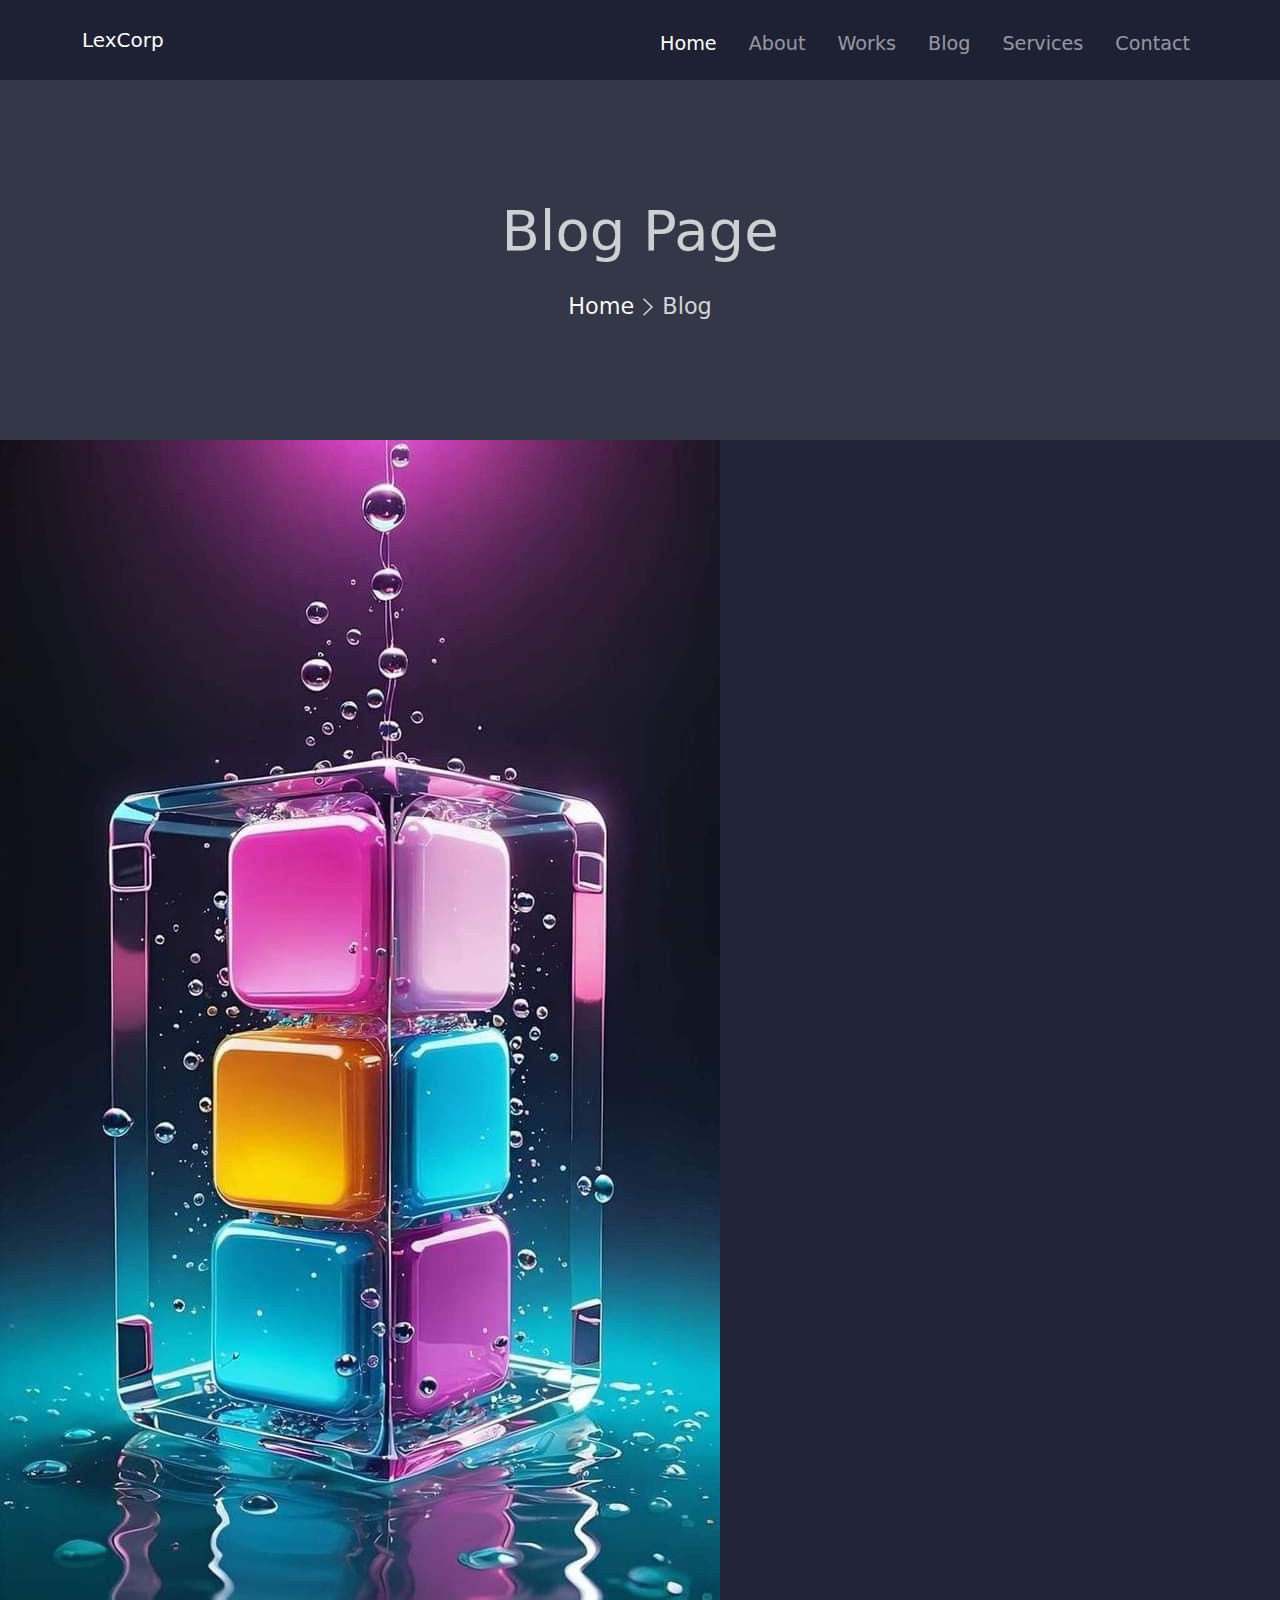
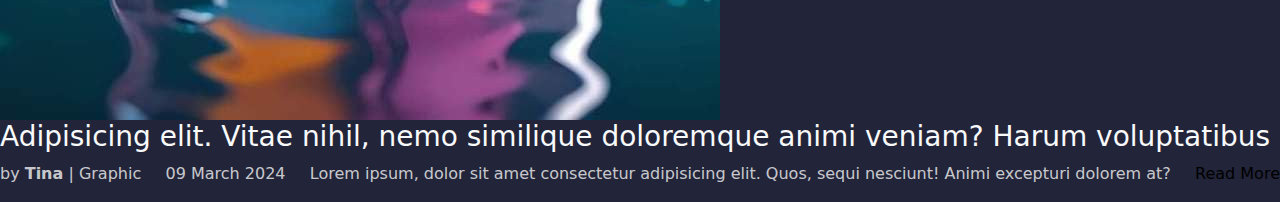
<file: blog/blog.html>
<!DOCTYPE html>
<html lang="en">
  <head>
    <meta charset="UTF-8" />
    <meta name="viewport" content="width=device-width, initial-scale=1.0" />
    <link
      href="https://cdn.jsdelivr.net/npm/bootstrap@5.3.3/dist/css/bootstrap.min.css"
      rel="stylesheet"
      integrity="sha384-QWTKZyjpPEjISv5WaRU9OFeRpok6YctnYmDr5pNlyT2bRjXh0JMhjY6hW+ALEwIH"
      crossorigin="anonymous"
    />
    <link rel="stylesheet" href="./blog.css" />
    <title>Document</title>
  </head>
  <body>
    <div class="page">
      <nav class="navbar navbar-expand-lg sticky-top" data-bs-theme="dark">
        <div class="container">
          <a class="navbar-brand" href="#">LexCorp</a>
          <button
            class="navbar-toggler"
            type="button"
            data-bs-toggle="collapse"
            data-bs-target="#navMenu"
            aria-controls="navbarSupportedContent"
            aria-expanded="false"
            aria-label="Toggle navigation"
          >
            <span class="navbar-toggler-icon"></span>
          </button>
          <div class="collapse navbar-collapse" id="navMenu">
            <ul class="navbar-nav gap-md-3 ms-auto mt-2 mb-lg-0">
              <li class="nav-item">
                <a
                  class="nav-link active"
                  aria-current="page"
                  href="../Home/index.html"
                  >Home</a
                >
              </li>
              <li class="nav-item">
                <a class="nav-link" href="#About">About</a>
              </li>
              <li class="nav-item">
                <a class="nav-link" href="#Works">Works</a>
              </li>
              <li class="nav-item">
                <a class="nav-link" href="">Blog</a>
              </li>
              <li class="nav-item">
                <a class="nav-link" href="#Services">Services</a>
              </li>
              <li class="nav-item">
                <a class="nav-link" href="#Contact">Contact</a>
              </li>
            </ul>
          </div>
        </div>
      </nav>

      <main>
        <section class="blog-hero-section mid-bg-main">
          <h2 class="page-head">Blog Page</h2>
          <div class="back-link-cta mt-3 d-flex align-items-center gap-1">
            <a href="../Home/index.html">Home</a>
            <?xml version="1.0" encoding="utf-8"?>
            <!-- Uploaded to: SVG Repo, www.svgrepo.com, Generator: SVG Repo Mixer Tools -->
            <svg
              width="100px"
              height="100px"
              viewBox="0 0 1024 1024"
              class="icon"
              version="1.1"
              xmlns="http://www.w3.org/2000/svg"
            >
              <path
                d="M768 903.232l-50.432 56.768L256 512l461.568-448 50.432 56.768L364.928 512z"
                fill="#000000"
              />
            </svg>
            <span>Blog</span>
          </div>
        </section>

        <section class="bg-main text-light">
          <div class="blog-main">
            <div class="post-div">
              <img class="thumbnail-img" src="../img/bg-8.jpeg" alt="thumbnail">
              <h3 class="post-head-text">Adipisicing elit. Vitae nihil, nemo similique doloremque animi veniam? Harum voluptatibus</h3>
              <div class="post-details d-flex justify-content-between gap-2">
                <p>by <b>Tina</b> | Graphic</p>
                <div class="post-date-div">
                  <span></span>
                  <p>09 March 2024</p>
                </div>
                <p>Lorem ipsum, dolor sit amet consectetur adipisicing elit. Quos, sequi nesciunt! Animi excepturi dolorem at?</p>
                <a href="#" class="read-more-link">Read More <span></span></a>
              </div>
            </div>
          </div>
          <div class="blog-sidebar"></div>
        </section>
      </main>

      <script
        src="https://cdn.jsdelivr.net/npm/bootstrap@5.3.3/dist/js/bootstrap.bundle.min.js"
        integrity="sha384-YvpcrYf0tY3lHB60NNkmXc5s9fDVZLESaAA55NDzOxhy9GkcIdslK1eN7N6jIeHz"
        crossorigin="anonymous"
      ></script>
    </div>
    <script src="https://cdn.jsdelivr.net/npm/bootstrap@5.3.3/dist/js/bootstrap.bundle.min.js" integrity="sha384-YvpcrYf0tY3lHB60NNkmXc5s9fDVZLESaAA55NDzOxhy9GkcIdslK1eN7N6jIeHz" crossorigin="anonymous"></script>
  </body>
</html>
</file>
<file: style.css>
html {
  scroll-behavior: smooth;
  scroll-padding: 40px;
}

:root {
  --dark-bg-clr: hsl(232, 26%, 16%);
  --mid-bg-clr: hsla(231, 26%, 16%, 0.9);
  --bg-clr: hsl(235, 25%, 18%);
  --highlight-clr: hsl(145, 85%, 49%);
  --dark-highlight-clr: hsl(145, 100%, 14%);
  --text-highlight-clr: hsl(145deg 90.8% 35.98%);
  --mid-highlight-clr: hsl(145, 94%, 35%);
  --light-clr: hsl(0, 0%, 98%);
  --light-text-clr: hsla(0, 0%, 96%, 0.8);
  --btn-light-clr: hsl(0, 0%, 97%);
}

a {
  text-decoration: none;
  color: black;
}

svg {
  width: 20px;
  height: 20px;
}

input,
button {
  border: none;
  outline: none;
  transition: transform 0.3s ease;
}

button:active {
  transform: scale(0.8);
}

svg {
  width: 20px;
  height: 20px;
}

.page-head {
  font-weight: 500;
  font-size: 3.5rem;
  margin: 0px 0px 10px;
}

.page-sub-head {
  font-weight: 500;
  font-size: 2.8rem;
  margin: 0px;
  line-height: 1.3;
}

.page-sub-h3-head {
  font-weight: 500;
  font-size: 2.6rem;
  margin: 0px;
  line-height: 1.3;
}

.page-mini-head {
  font-weight: 500;
  font-size: 1.4rem;
  margin: 0px;
  line-height: 1.3;
}

.page-mini-sm-head {
  font-weight: 500;
  font-size: 1.3rem;
  margin: 0px;
  line-height: 1.3;
}

.page-mini-h5-head {
  font-weight: 500;
  font-size: 1.2rem;
  margin: 0px;
  line-height: 1.3;
}

.page-micro-head {
  font-weight: 500;
  font-size: 1.1rem;
  margin: 0px;
  line-height: 1.3;
  color: hsl(0, 0%, 12%);
}

.mac-text {
  color: var(--light-text-clr);
  margin: 10px 0px;
}

.mac-text-500 {
  color: hsl(0, 0%, 80%);
  margin: 0;
  font-weight: 500;
}

.mac-light-text {
  color: hsla(0, 0%, 96%, 0.6);
  margin: 0;
}

.mac-light-text-900 {
  color: hsla(0, 0%, 96%, 0.9);
  margin: 0;
}

.regular-p {
  color: hsla(0, 0%, 96%, 0.8);
  margin: 0;
  font-weight: 400;
  font-size: 1.1rem;
}

.bold-p {
  color: hsla(0, 0%, 96%, 0.87);
  margin: 0;
  font-weight: 500;
  font-size: 1.1rem;
}

.p-none {
  padding: 0;
}

.bg-main {
  background-color: var(--bg-clr);
}

.dark-bg-main {
  background-color: var(--dark-bg-clr);
}

.mid-bg-main{
  background-color: var(--mid-bg-clr);

}

nav.navbar {
  background-color: var(--dark-bg-clr);
  height: 80px;
  padding: 1rem;
}

.logo-brand{
  font-size : 1.25rem;
  color: hsla(0, 0%, 100%, 0.96);
  font-weight: 400;
}

.nav-link {
  font-size: 1.2rem;
  font-weight: 300;
}

@media (max-width: 992px) {
  nav.navbar {
    padding: 0;
  }

  nav.navbar .container {
    --_padding: 1.5rem;
    width: 100%;
    height: 100%;
    position: relative;
    max-width: none;
    padding-left: var(--_padding);
    padding-right: var(--_padding);
    /* padding: 0; */
  }

  .navbar-collapse {
    padding: 0 var(--_padding) var(--_padding);
    position: absolute;
    top: 100%;
    left: 0;
    border-top: 1px solid hsla(0, 0%, 96%, 0.2);
    background-color: var(--dark-bg-clr);
    width: 100%;
  }
  .nav-link {
    font-size: 1.2rem;
    font-weight: 300;
  }

  .navbar-toggler:focus {
    box-shadow: 0 0 0 hsl(0deg 0% 100% / 10%);
  }
}

section p {
  color: var(--light-text-clr);
}

.hero-section {
  background-color: var(--bg-clr);
  min-height: calc(100vh - 80px);
  /* color : hsl(0, 0%, 96%) */
}

.hero-section .container {
  height: 100%;
}

@media (max-width: 600px) {
  .hero.banner-div {
    display: none;
  }
}

.social-icon {
  height: 0;
  width: min(45px, 100%);
  padding-top: min(45px, 100%);
  outline: 2px solid var(--highlight-clr);
  border-radius: 50%;
  position: relative;
  display: flex;
  align-items: center;
  justify-content: center;
  transition: background-color 0.3s ease, outline 0.3s ease;
}

.social-icon:hover {
  background-color: var(--mid-highlight-clr);
  outline-color: transparent;
}

.social-icon svg {
  position: absolute;
  top: 50%;
  left: 50%;
  transform: translate(-50%, -50%);
}

.social-icon svg path {
  fill: var(--light-clr);
}

.hero-head-text {
  font-size: 4rem;
  margin: 20px 0;
}

@media (max-width: 600px) {
  .hero-head-text {
    font-size: 2.5rem;
  }
}

.hero.lead {
  width: 100%;
  max-width: 500px;
}

.hero.img-fluid {
  object-fit: cover;
  height: 540px;
  width: 580px;
}

.work-cta-link {
  text-decoration: none;
  color: var(--btn-light-clr);
  border: 2px solid var(--mid-highlight-clr);
  padding: 10px 60px;
  border-radius: 50px;
  display: inline-block;
  margin-top: 15px;
  transition: background-color 0.3s ease, border 0.3s ease;
  font-size: 1.1rem;
}

.work-cta-link:hover {
  border-color: transparent;
  background-color: var(--mid-highlight-clr);
  color: var(--btn-light-clr);
}

.services-section {
  background-color: var(--dark-bg-clr);
}

.head-highlight-span {
  color: var(--text-highlight-clr);
  font-weight: 500;
}

.section-sub-head {
  margin-top: 5px;
  font-size: 2.4rem;
}

.section-sub-text {
  max-width: 600px;
  margin: 10px auto 0px;
}

.highlight-line {
  width: 70px;
  height: 5px;
  background-color: var(--highlight-clr);
  border-radius: 10px;
  display: inline-block;
  margin: 20px auto 10px;
}

.service-box {
  background-color: hsl(235, 25%, 18%);
  border-radius: 5px;
  min-width: 350px;
}

@media (max-width: 500px) {
  .service-box {
    min-width: auto;
  }
}

.service-icon svg {
  width: 45px;
  height: 45px;
}

.service-icon svg path {
  fill: var(--highlight-clr);
}

.info-headline-span {
  color: var(--text-highlight-clr);
  font-weight: 500;
  font-size: 1.1rem;
}

.about-content-wrapper .content-div,
.about-content-wrapper .banner-div {
  width: 50%;
}

@media (max-width: 900px) {
  .about-content-wrapper {
    display: flex;
    flex-direction: column;
    align-items: center;
    justify-content: center;
  }

  .about-content-wrapper .content-div,
  .about-content-wrapper .banner-div {
    width: 100%;
  }

  .about-content-wrapper .content-div {
    order: 1;
  }

  .about-content-wrapper .banner-div {
    order: 2;
  }
}

.banner-div {
  position: relative;
}

.banner-div img {
  max-width: 100%;
}

.banner-div::after {
  content: "";
  position: absolute;
  bottom: 0;
  left: 0;
  width: 100%;
  height: 70px;
  background-image: linear-gradient(180deg, transparent, hsl(235, 25%, 18%));
}

.project-item {
  min-width: 350px;
  border-radius: 10px;
  overflow: hidden;
  /* height : 400px; */
}

.project-item img {
  height: 350px;
  width: 100%;
  object-fit: cover;
}

.progress {
  height: 10px;
  background-color: hsl(0deg 0% 100% / 20%);
}

.progress-bar {
  height: 100%;
  border-radius: inherit;
  background-color: var(--highlight-clr);
  width: 65%;
}

.skills-item.html .progress-bar {
  width: 95%;
}

.skills-item.js .progress-bar {
  width: 80%;
}

.skills-item.react .progress-bar {
  width: 70%;
}

.skills-item.angular .progress-bar {
  width: 60%;
}

.skills-item.boostrap .progress-bar {
  width: 99%;
}

.skills-item {
  margin-top: 20px;
}

.download-btn {
  padding: 10px 60px;
  border: 2px solid var(--highlight-clr);
  display: block;
  width: fit-content;
  margin: 55px auto 0;
  color: var(--highlight-clr);
  font-size: 1.1rem;
  font-weight: 500;
  letter-spacing: 0.5px;
  transition: background-color 0.3s ease;
}

.download-btn:hover {
  background-color: var(--text-highlight-clr);
  color: var(--light-clr);
}

.contact-content-details-container h5 {
  font-size: 1.5rem;
}

.contact-social-container .span-icon svg {
  width: 30px;
  height: 30px;
}

.contact-social-container .span-icon svg path {
  fill: hsla(0, 0%, 97%, 0.6);
  transition: fill 0.3s ease;
}

.contact-social-container .span-icon:hover svg path {
  fill: var(--highlight-clr);
}

.input-container label {
  font-size: 1.1rem;
  font-weight: 500;
  color: hsla(0, 0%, 97%, 0.5);
}

.input-container > label,
.input-container > input {
  display: block;
}

.input-container > input,
.input-container > textarea {
  width: 100%;
  border: none;
  border-bottom: 1px solid hsla(0, 0%, 97%, 0.1);
  background-color: transparent;
  color: var(--light-text-clr);
  padding: 10px 0px 5px;
  outline: none;
  font-size: 1.4rem;
  font-weight: 500;
}

.contact-form {
  display: flex;
  flex-direction: column;
  gap: 20px;
}

.submit-btn {
  padding: 10px 0px;
  background-color: var(--mid-highlight-clr);
  color: var(--light-clr);
  border-radius: 10px;
  font-size: 1.1rem;
  font-weight: 500;
  letter-spacing: 0.5px;
  display: flex;
  align-items: center;
  gap: 5px;
  justify-content: center;
}

.submit-btn > svg {
  transform: rotate(180deg);
  transition: translate 0.3s ease;
}

.submit-btn:hover > svg {
  translate: 5px 0px;
}

.submit-btn > svg path {
  fill: var(--light-clr);
}

@media (min-width: 768px) {
  .col-md-5 {
    width: 47%;
  }
}

@media (max-width: 769px) {
  section {
    padding: 2rem 1.5rem;
  }

  .project-item {
    min-width: auto;
  }
}
</file>
<file: blog/blog.css>
@import url("../style.css");
.blog-hero-section{
    height : 40vh;
    display: flex;
    flex-direction: column;
    align-items: center;
    justify-content: center;
    color : var(--light-text-clr)
}

.back-link-cta a,
.back-link-cta span{
    font-size: 1.4rem;
    color : hsla(0,0%,100%,0.8);

}

.back-link-cta svg{
    transform: rotate(-180deg);
}

.back-link-cta svg path{
    fill: hsla(0,0%,100%,0.8);
}

.back-link-cta a{
    position : relative;
    color : hsla(0,0%,100%,0.98);
}
</file>
